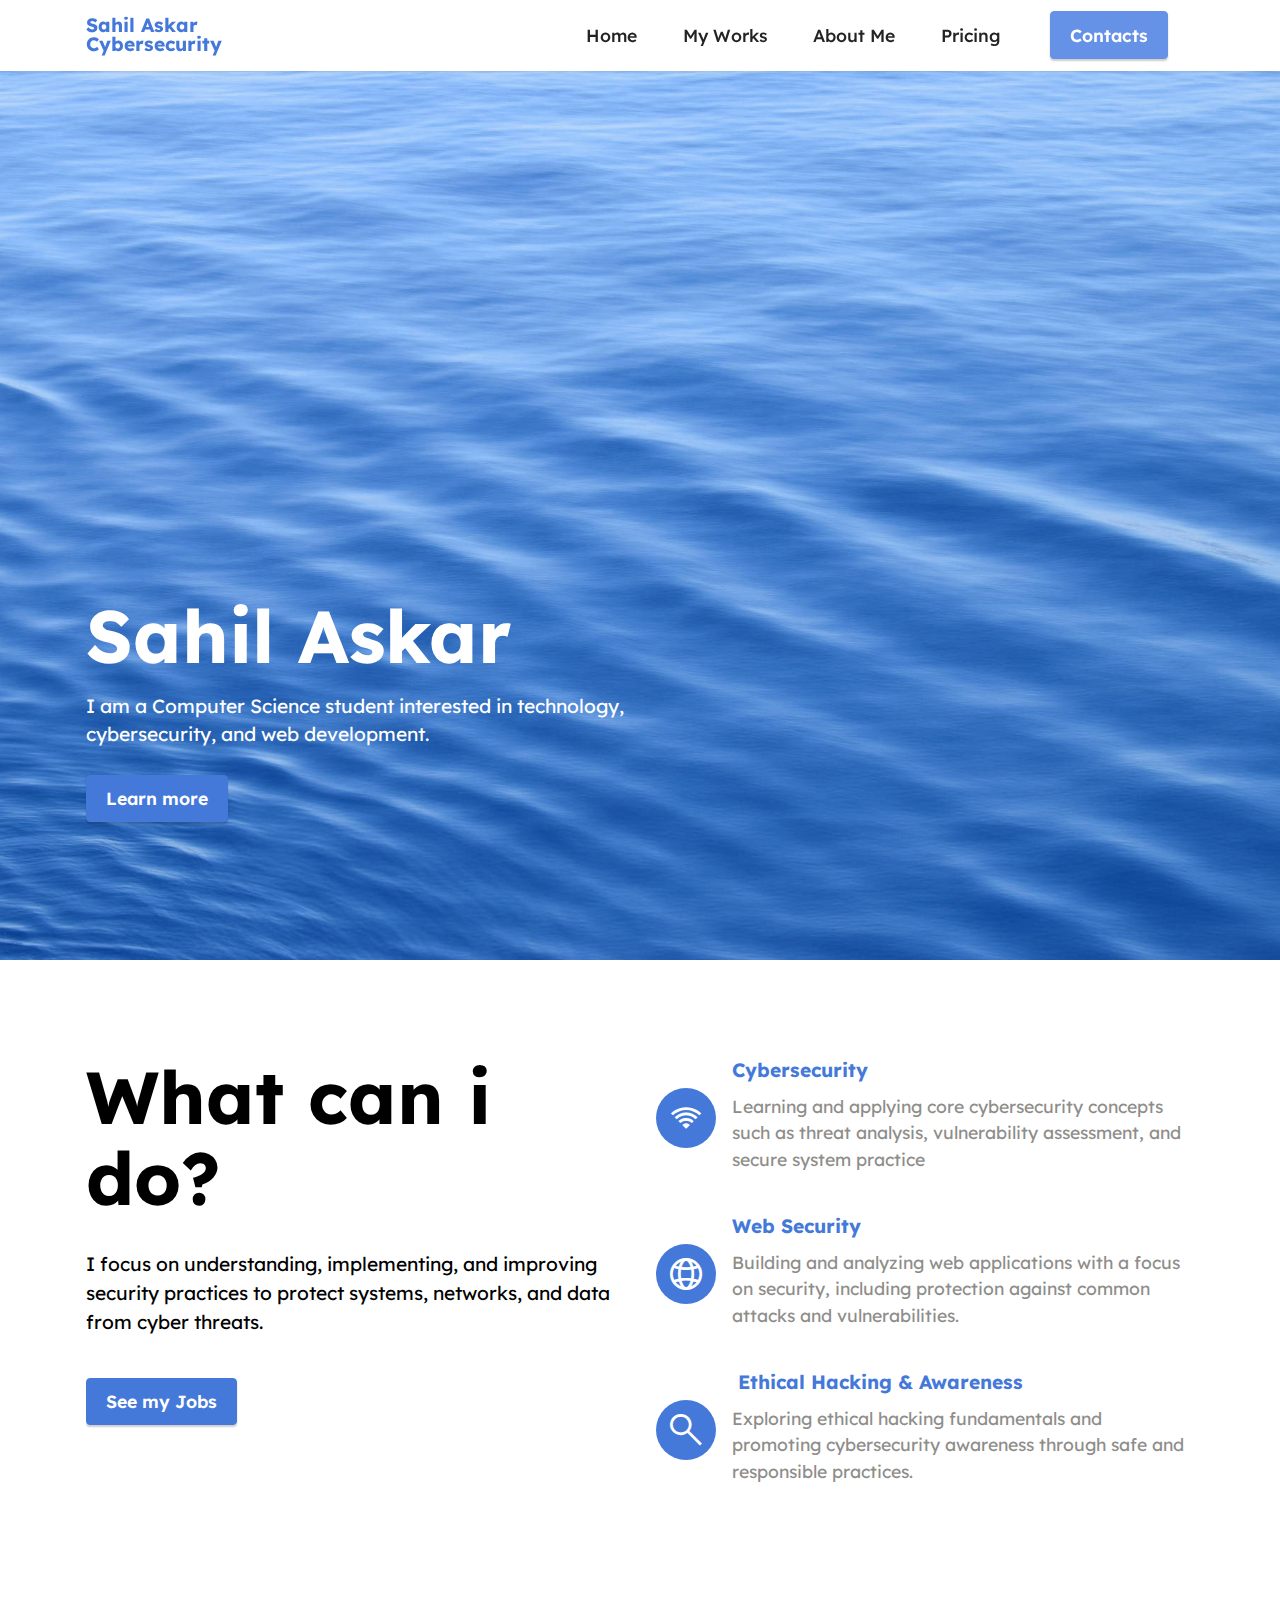
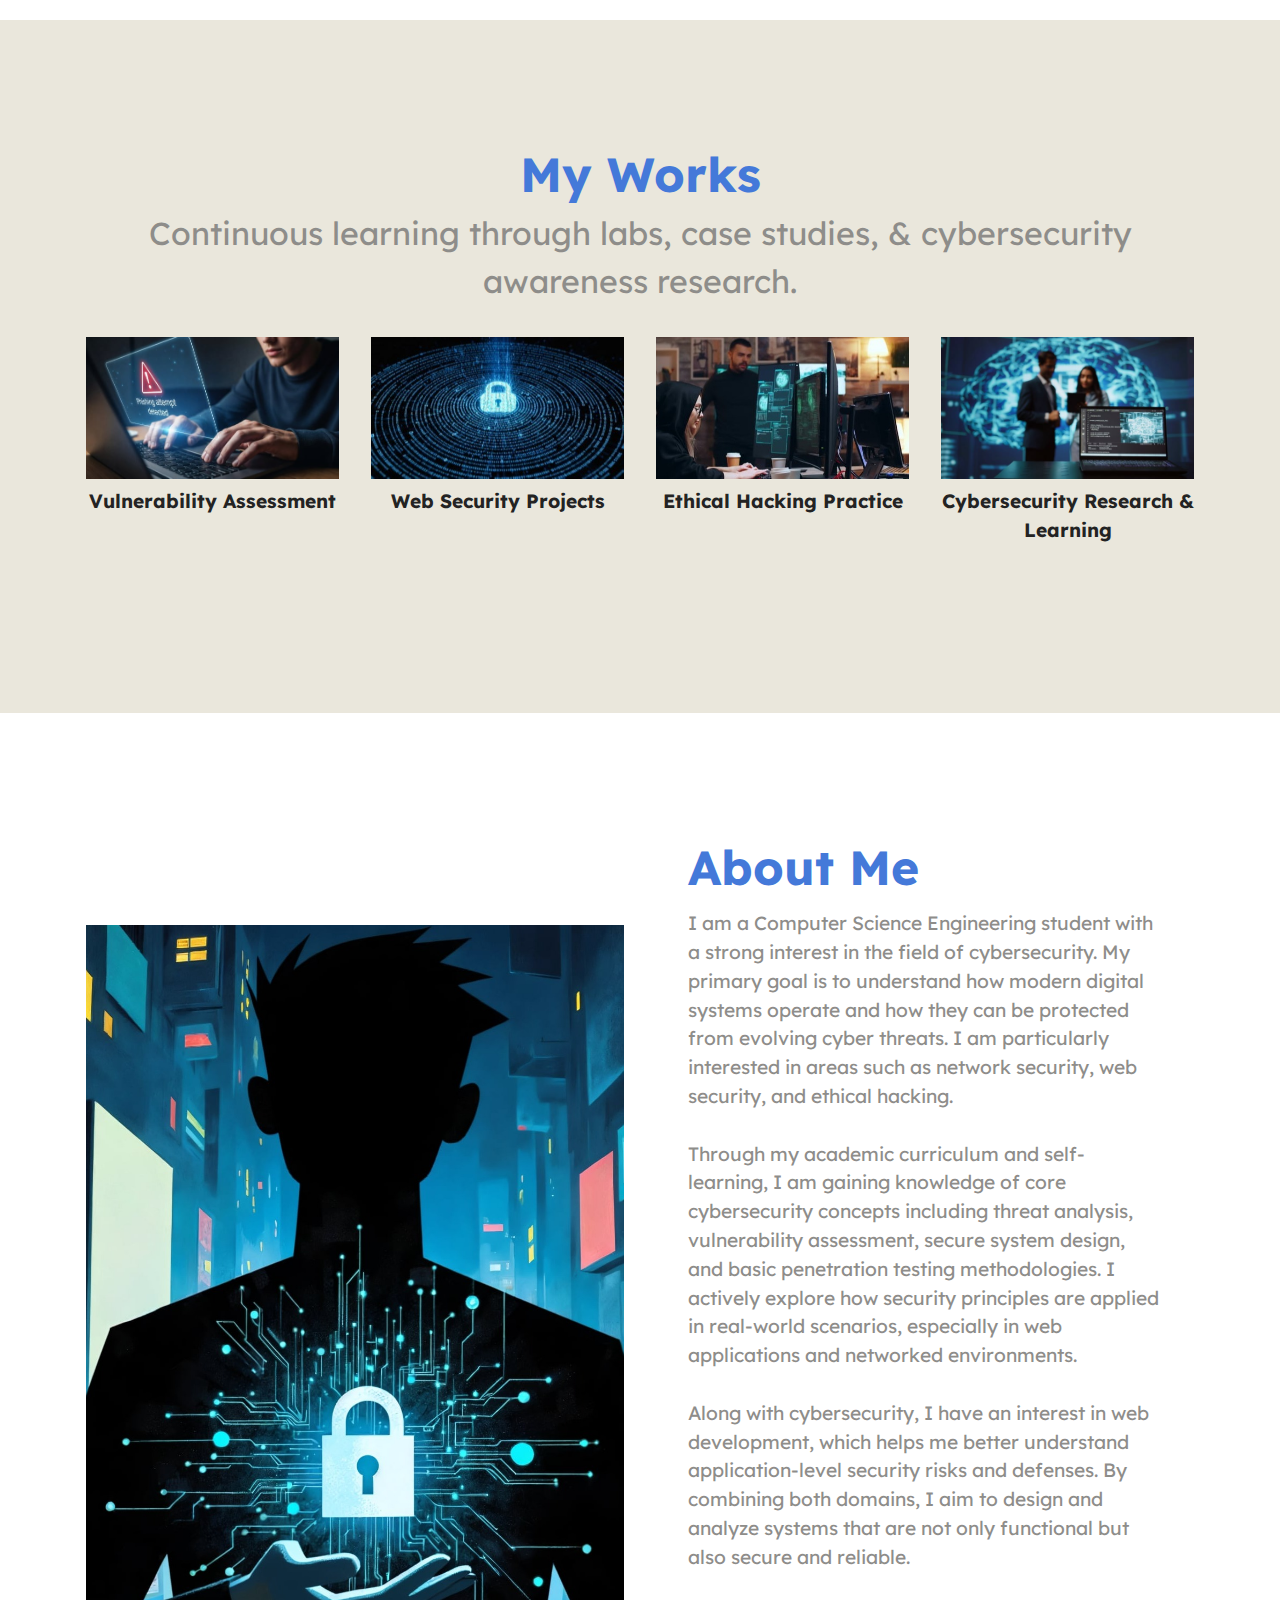
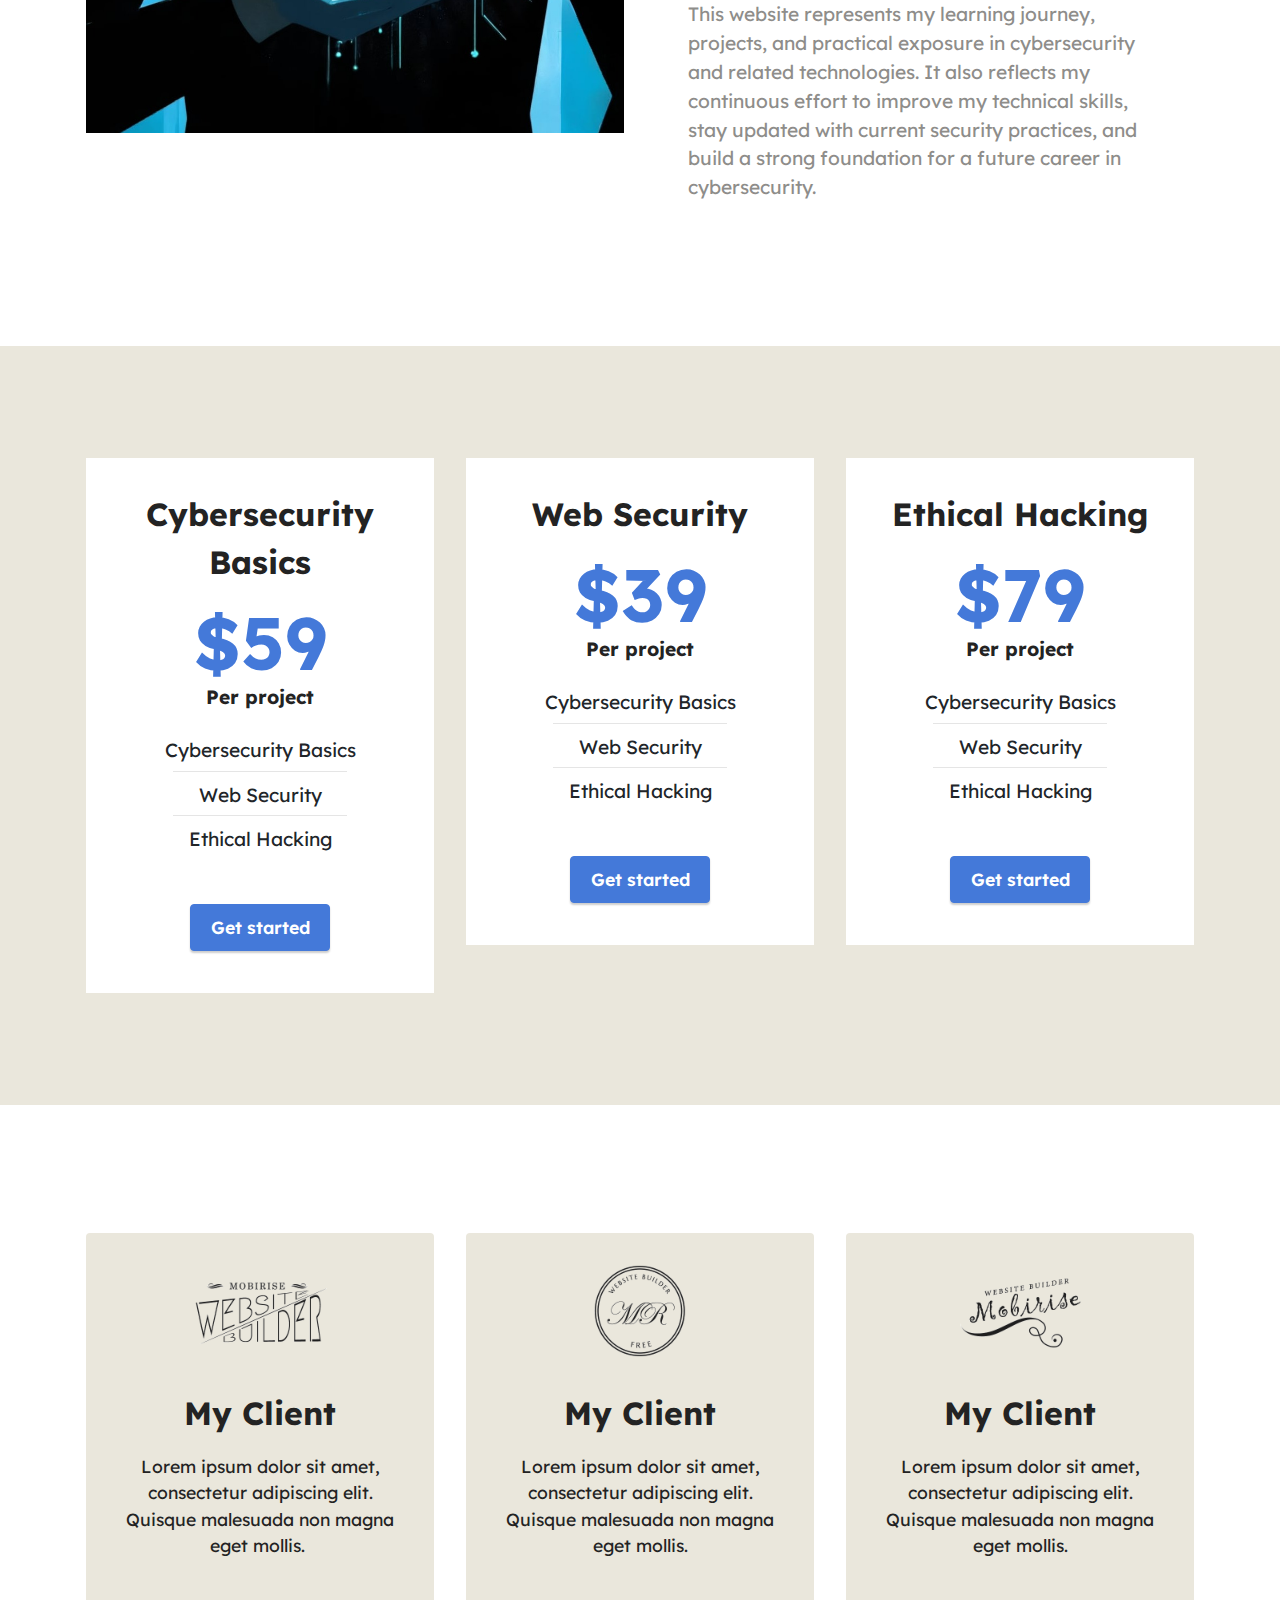
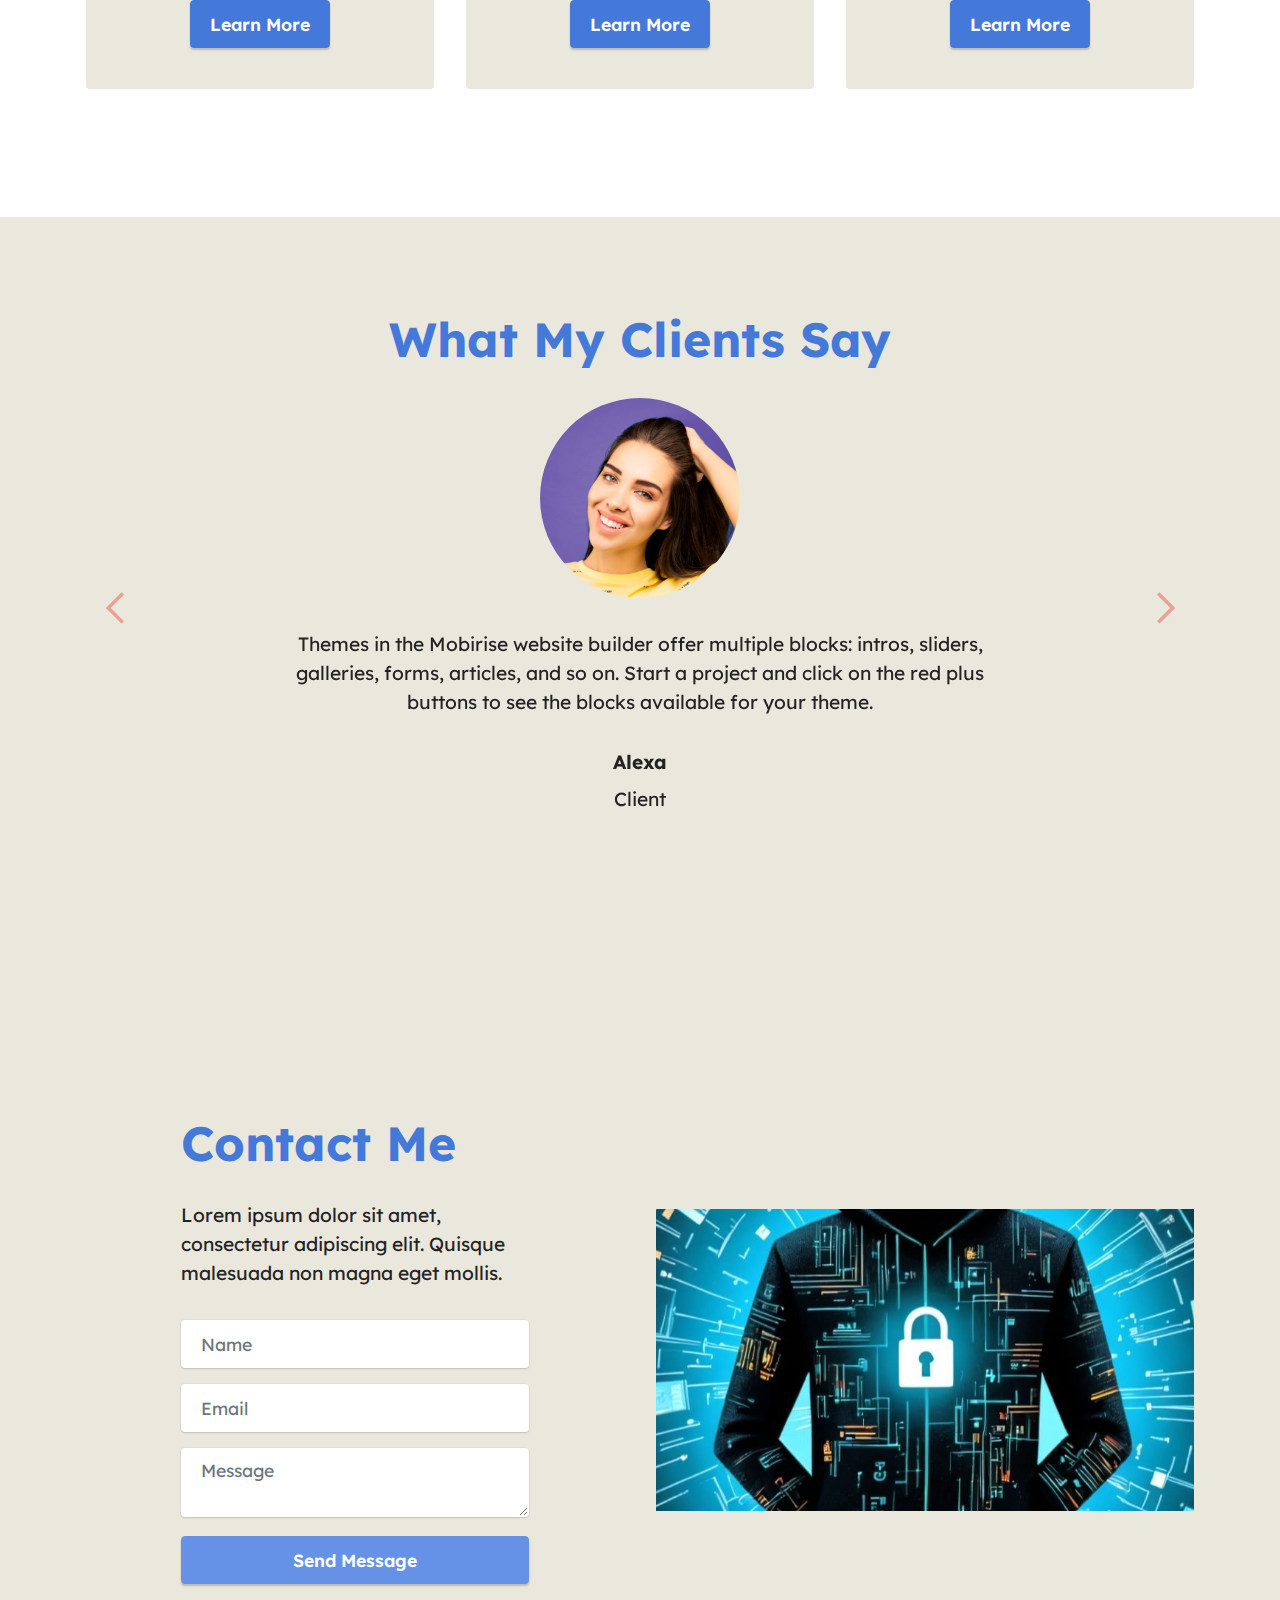
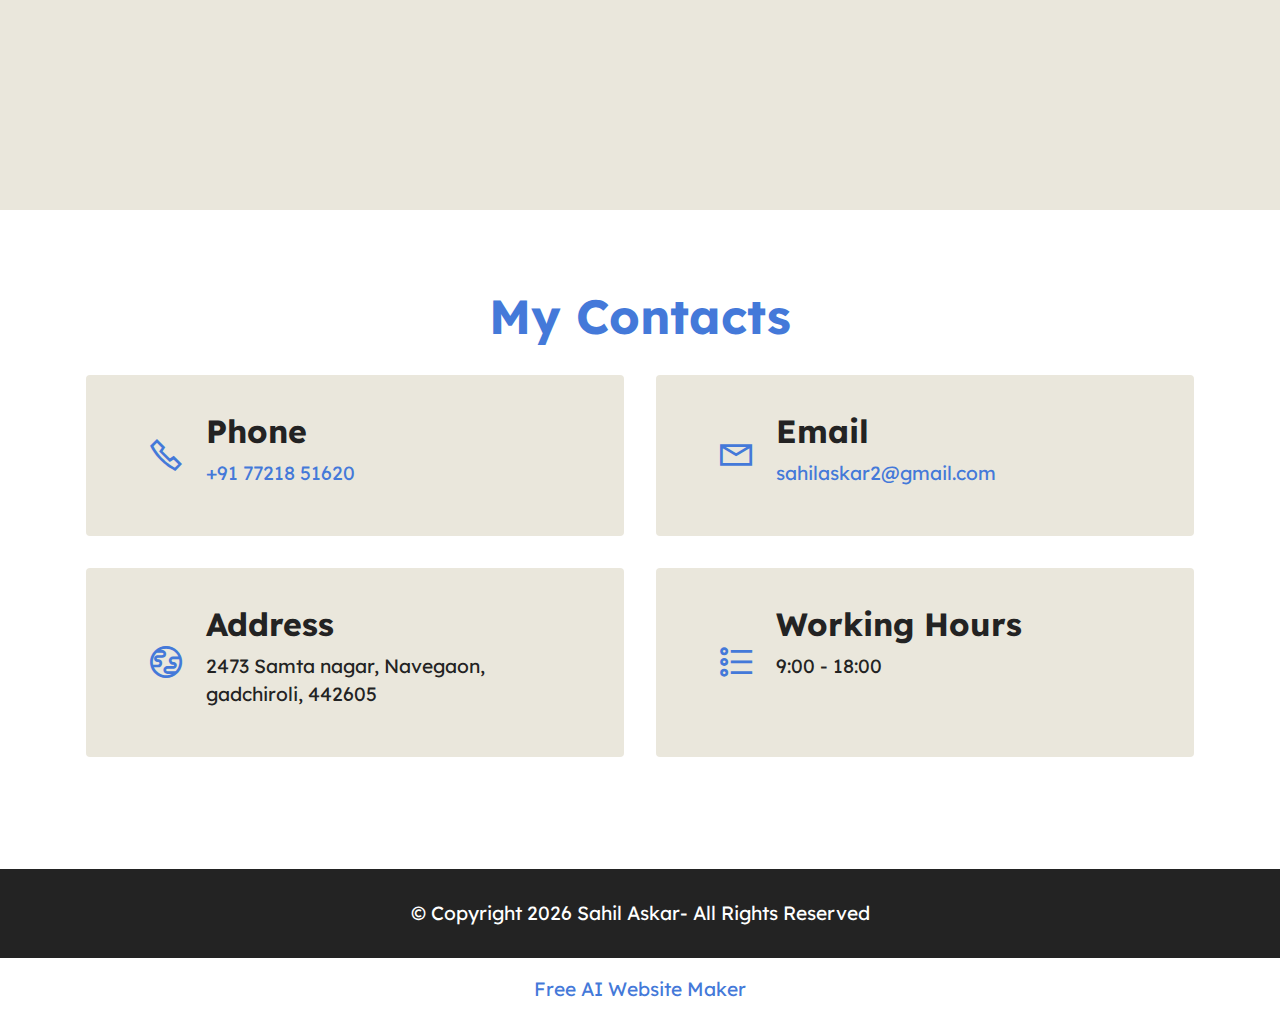
<file: index.html>
<!DOCTYPE html>
<html  >
<head>
  <!-- Site made with Mobirise Website Builder v6.1.12, https://mobirise.com -->
  <meta charset="UTF-8">
  <meta http-equiv="X-UA-Compatible" content="IE=edge">
  <meta name="generator" content="Mobirise v6.1.12, mobirise.com">
  <meta name="viewport" content="width=device-width, initial-scale=1, minimum-scale=1">
  <link rel="shortcut icon" href="assets/images/logo.png" type="image/x-icon">
  <meta name="description" content="">
  
  
  <title>Home</title>
  <link rel="stylesheet" href="assets/web/assets/mobirise-icons2/mobirise2.css">
  <link rel="stylesheet" href="assets/bootstrap/css/bootstrap.min.css">
  <link rel="stylesheet" href="assets/dropdown/css/style.css">
  <link rel="stylesheet" href="assets/socicon/css/styles.css">
  <link rel="stylesheet" href="assets/theme/css/style.css">
  <link rel="preload" href="https://fonts.googleapis.com/css?family=Lexend:100,200,300,400,500,600,700,800,900&display=swap" as="style" onload="this.onload=null;this.rel='stylesheet'">
  <noscript><link rel="stylesheet" href="https://fonts.googleapis.com/css?family=Lexend:100,200,300,400,500,600,700,800,900&display=swap"></noscript>
  <link rel="preload" as="style" href="assets/mobirise/css/mbr-additional.css?v=c4xgfd"><link rel="stylesheet" href="assets/mobirise/css/mbr-additional.css?v=c4xgfd" type="text/css">

  
  
  
</head>
<body>
  
  <section data-bs-version="5.1" class="menu menu2 cid-sFF0ciwnEL" once="menu" id="menu2-0">
    
    <nav class="navbar navbar-dropdown navbar-fixed-top navbar-expand-lg">
        <div class="container">
            <div class="navbar-brand">
                
                <span class="navbar-caption-wrap"><a class="navbar-caption text-info text-primary display-7" href="index.html#top">Sahil Askar<br>Cybersecurity<br></a></span>
            </div>
            <button class="navbar-toggler" type="button" data-toggle="collapse" data-bs-toggle="collapse" data-target="#navbarSupportedContent" data-bs-target="#navbarSupportedContent" aria-controls="navbarNavAltMarkup" aria-expanded="false" aria-label="Toggle navigation">
                <div class="hamburger">
                    <span></span>
                    <span></span>
                    <span></span>
                    <span></span>
                </div>
            </button>
            <div class="collapse navbar-collapse" id="navbarSupportedContent">
                <ul class="navbar-nav nav-dropdown" data-app-modern-menu="true"><li class="nav-item"><a class="nav-link link text-black text-primary display-4" href="#top">Home</a></li>
                    <li class="nav-item"><a class="nav-link link text-black text-primary display-4" href="index.html#gallery5-3">My Works</a></li><li class="nav-item"><a class="nav-link link text-black text-primary display-4" href="index.html#image1-b">About Me</a></li>
                    <li class="nav-item"><a class="nav-link link text-black text-primary display-4" href="index.html#pricing2-c">Pricing</a>
                    </li></ul>
                
                <div class="navbar-buttons mbr-section-btn"><a class="btn btn-secondary display-4" href="index.html#form4-6">
                        Contacts</a></div>
            </div>
        </div>
    </nav>
</section>

<section data-bs-version="5.1" class="header4 cid-vanh3qaaUR mbr-fullscreen" id="header4-1">

    
    
    <div class="container">
        <div class="row">
            <div class="content-wrap">
                <h1 class="mbr-section-title mbr-fonts-style mbr-white mb-3 display-1">
                    <strong>Sahil Askar</strong></h1>
                
                <p class="mbr-fonts-style mbr-text mbr-white mb-3 display-7">
                    I am a Computer Science student interested in technology, cybersecurity, and web development.
                </p>

                <div class="mbr-section-btn"><a class="btn btn-info display-4" href="https://mobiri.se">Learn more</a></div>
            </div>
        </div>
    </div>
</section>

<section data-bs-version="5.1" class="features12 cid-sFF3eJNZDT" id="features13-2">

    
    
    <div class="container">
        <div class="row justify-content-center">
            <div class="col-12 col-lg-6">
                <div class="card-wrapper">
                    <div class="card-box align-left">
                        <h4 class="card-title mbr-fonts-style mb-4 display-1"><strong>What can i do?</strong></h4>
                        <p class="mbr-text mbr-fonts-style mb-4 display-7">
                            I focus on understanding, implementing, and improving security practices to protect systems, networks, and data from cyber threats.</p>
                        <div class="mbr-section-btn"><a class="btn btn-info display-4" href="https://mobiri.se">See my Jobs</a></div>
                    </div>
                </div>
            </div>
            <div class="col-12 col-lg-6">
                <div class="item mbr-flex">
                    <div class="icon-box">
                        <span class="mbr-iconfont mobi-mbri-wifi mobi-mbri" style="color: rgb(255, 255, 255); fill: rgb(255, 255, 255);"></span>
                    </div>
                    <div class="text-box">
                        <h4 class="icon-title mbr-black mbr-fonts-style display-7">
                            <strong>Cybersecurity</strong></h4>
                        <h5 class="icon-text mbr-black mbr-fonts-style display-4"><div>Learning and applying core cybersecurity concepts such as threat analysis, vulnerability assessment, and secure system practice&nbsp;</div></h5>
                    </div>
                </div>
                <div class="item mbr-flex">
                    <div class="icon-box">
                        <span class="mbr-iconfont mobi-mbri-globe-2 mobi-mbri" style="color: rgb(255, 255, 255); fill: rgb(255, 255, 255);"></span>
                    </div>
                    <div class="text-box">
                        <h4 class="icon-title mbr-black mbr-fonts-style display-7"><strong>Web Security</strong></h4>
                        <h5 class="icon-text mbr-black mbr-fonts-style display-4"><div>Building and analyzing web applications with a focus on security, including protection against common attacks and vulnerabilities.</div></h5>
                    </div>
                </div>
                <div class="item mbr-flex">
                    <div class="icon-box">
                        <span class="mbr-iconfont mobi-mbri-search mobi-mbri" style="color: rgb(255, 255, 255); fill: rgb(255, 255, 255);"></span>
                    </div>
                    <div class="text-box">
                        <h4 class="icon-title mbr-black mbr-fonts-style display-7"><strong>&nbsp;Ethical Hacking &amp; Awareness</strong></h4>
                        <h5 class="icon-text mbr-black mbr-fonts-style display-4"><div><span style="font-size: 1.1rem;">Exploring ethical hacking fundamentals and promoting cybersecurity awareness through safe and responsible practices.</span><br></div></h5>
                    </div>
                </div>
            </div>
        </div>
    </div>
</section>

<section data-bs-version="5.1" class="gallery5 mbr-gallery cid-sFF3kfZheU" id="gallery5-3">
    

    

    <div class="container">
        <div class="mbr-section-head">
            <h3 class="mbr-section-title mbr-fonts-style align-center m-0 display-2"><strong>My Works</strong></h3>
            <h4 class="mbr-section-subtitle mbr-fonts-style align-center mb-0 mt-2 display-5">Continuous learning through labs, case studies, &amp; cybersecurity awareness research.</h4>
        </div>
        <div class="row mbr-gallery mt-4">
            <div class="col-12 col-md-6 col-lg-3 item gallery-image">
                <div class="item-wrapper" data-toggle="modal" data-bs-toggle="modal" data-target="#vanv5wDa9J-modal" data-bs-target="#vanv5wDa9J-modal">
                    <img class="w-100" src="assets/images/phishing-attempt-detected-laptop-596x325.jpeg" alt="Mobirise Website Builder" data-slide-to="0" data-bs-slide-to="0" data-target="#lb-vanv5wDa9J" data-bs-target="#lb-vanv5wDa9J">
                    <div class="icon-wrapper">
                        <span class="mobi-mbri mobi-mbri-search mbr-iconfont mbr-iconfont-btn"></span>
                    </div>
                </div>
                <h6 class="mbr-item-subtitle mbr-fonts-style align-center mb-2 mt-2 display-7"><strong>Vulnerability Assessment</strong></h6>
            </div>
            <div class="col-12 col-md-6 col-lg-3 item gallery-image">
                <div class="item-wrapper" data-toggle="modal" data-bs-toggle="modal" data-target="#vanv5wDa9J-modal" data-bs-target="#vanv5wDa9J-modal">
                    <img class="w-100" src="assets/images/cybersecurity-data-protection-concept-3-596x325.jpeg" alt="Mobirise Website Builder" data-slide-to="1" data-bs-slide-to="1" data-target="#lb-vanv5wDa9J" data-bs-target="#lb-vanv5wDa9J">
                    <div class="icon-wrapper">
                        <span class="mobi-mbri mobi-mbri-search mbr-iconfont mbr-iconfont-btn"></span>
                    </div>
                </div>
                <h6 class="mbr-item-subtitle mbr-fonts-style align-center mb-2 mt-2 display-7"><strong>Web Security Projects</strong></h6>
            </div>
            <div class="col-12 col-md-6 col-lg-3 item gallery-image">
                <div class="item-wrapper" data-toggle="modal" data-bs-toggle="modal" data-target="#vanv5wDa9J-modal" data-bs-target="#vanv5wDa9J-modal">
                    <img class="w-100" src="assets/images/girl-hacker-wearing-glasses-hoodie-while-stealing-personal-data-with-her-team-596x335.jpeg" alt="Mobirise Website Builder" data-slide-to="2" data-bs-slide-to="2" data-target="#lb-vanv5wDa9J" data-bs-target="#lb-vanv5wDa9J">
                    <div class="icon-wrapper">
                        <span class="mobi-mbri mobi-mbri-search mbr-iconfont mbr-iconfont-btn"></span>
                    </div>
                </div>
                <h6 class="mbr-item-subtitle mbr-fonts-style align-center mb-2 mt-2 display-7"><strong>Ethical Hacking Practice</strong></h6>
            </div>
            <div class="col-12 col-md-6 col-lg-3 item gallery-image">
                <div class="item-wrapper" data-toggle="modal" data-bs-toggle="modal" data-target="#vanv5wDa9J-modal" data-bs-target="#vanv5wDa9J-modal">
                    <img class="w-100" src="assets/images/close-up-notebook-used-by-employees-developing-ai-systems-tech-startup-596x335.jpeg" alt="Mobirise Website Builder" data-slide-to="3" data-bs-slide-to="3" data-target="#lb-vanv5wDa9J" data-bs-target="#lb-vanv5wDa9J">
                    <div class="icon-wrapper">
                        <span class="mobi-mbri mobi-mbri-search mbr-iconfont mbr-iconfont-btn"></span>
                    </div>
                </div>
                <h6 class="mbr-item-subtitle mbr-fonts-style align-center mb-2 mt-2 display-7"><strong>Cybersecurity Research &amp; Learning</strong></h6>
            </div>
        </div>

        <div class="modal mbr-slider" tabindex="-1" role="dialog" aria-hidden="true" id="vanv5wDa9J-modal">
            <div class="modal-dialog" role="document">
                <div class="modal-content">
                    <div class="modal-body">
                        <div class="carousel slide" id="lb-vanv5wDa9J" data-interval="5000" data-bs-interval="5000">
                            <div class="carousel-inner">
                                <div class="carousel-item active">
                                    <img class="d-block w-100" src="assets/images/phishing-attempt-detected-laptop-596x325.jpeg" alt="Mobirise Website Builder">
                                </div>
                                <div class="carousel-item">
                                    <img class="d-block w-100" src="assets/images/cybersecurity-data-protection-concept-3-596x325.jpeg" alt="Mobirise Website Builder">
                                </div>
                                <div class="carousel-item">
                                    <img class="d-block w-100" src="assets/images/girl-hacker-wearing-glasses-hoodie-while-stealing-personal-data-with-her-team-596x335.jpeg" alt="Mobirise Website Builder">
                                </div>
                                <div class="carousel-item">
                                    <img class="d-block w-100" src="assets/images/close-up-notebook-used-by-employees-developing-ai-systems-tech-startup-596x335.jpeg" alt="Mobirise Website Builder">
                                </div>
                            </div>
                            <ol class="carousel-indicators">
                                <li data-slide-to="0" data-bs-slide-to="0" class="active" data-target="#lb-vanv5wDa9J" data-bs-target="#lb-vanv5wDa9J"></li>
                                <li data-slide-to="1" data-bs-slide-to="1" data-target="#lb-vanv5wDa9J" data-bs-target="#lb-vanv5wDa9J"></li>
                                <li data-slide-to="2" data-bs-slide-to="2" data-target="#lb-vanv5wDa9J" data-bs-target="#lb-vanv5wDa9J"></li>
                                <li data-slide-to="3" data-bs-slide-to="3" data-target="#lb-vanv5wDa9J" data-bs-target="#lb-vanv5wDa9J"></li>
                            </ol>
                            <a role="button" href="" class="close" data-dismiss="modal" data-bs-dismiss="modal" aria-label="Close">
                            </a>
                            <a class="carousel-control-prev carousel-control" role="button" data-slide="prev" data-bs-slide="prev" href="#lb-vanv5wDa9J">
                                <span class="mobi-mbri mobi-mbri-arrow-prev" aria-hidden="true"></span>
                                <span class="sr-only visually-hidden">Previous</span>
                            </a>
                            <a class="carousel-control-next carousel-control" role="button" data-slide="next" data-bs-slide="next" href="#lb-vanv5wDa9J">
                                <span class="mobi-mbri mobi-mbri-arrow-next" aria-hidden="true"></span>
                                <span class="sr-only visually-hidden">Next</span>
                            </a>
                        </div>
                    </div>
                </div>
            </div>
        </div>
    </div>
</section>

<section data-bs-version="5.1" class="image1 cid-sFF75ZhH2d" id="image1-b">
    

    

    <div class="container">
        <div class="row align-items-center">
            <div class="col-12 col-lg-6">
                <div class="image-wrapper">
                    <img src="assets/images/cybersecurity-concept-man-holding-padlock-futuristic-city-1256x2198.jpeg" alt="Mobirise Website Builder">
                    
                </div>
            </div>
            <div class="col-12 col-lg">
                <div class="text-wrapper">
                    <h3 class="mbr-section-title mbr-fonts-style mb-3 display-2">
                        <strong>About Me</strong></h3>
                    <p class="mbr-text mbr-fonts-style display-7">I am a Computer Science Engineering student with a strong interest in the field of cybersecurity. My primary goal is to understand how modern digital systems operate and how they can be protected from evolving cyber threats. I am particularly interested in areas such as network security, web security, and ethical hacking.<br><br>Through my academic curriculum and self-learning, I am gaining knowledge of core cybersecurity concepts including threat analysis, vulnerability assessment, secure system design, and basic penetration testing methodologies. I actively explore how security principles are applied in real-world scenarios, especially in web applications and networked environments.<br><br>Along with cybersecurity, I have an interest in web development, which helps me better understand application-level security risks and defenses. By combining both domains, I aim to design and analyze systems that are not only functional but also secure and reliable.<br><br>This website represents my learning journey, projects, and practical exposure in cybersecurity and related technologies. It also reflects my continuous effort to improve my technical skills, stay updated with current security practices, and build a strong foundation for a future career in cybersecurity.<br></p>
                </div>
            </div>
        </div>
    </div>
</section>

<section data-bs-version="5.1" class="pricing2 cid-sFF7wKlLkT" id="pricing2-c">
    

    
    <div class="container">
        <div class="row justify-content-center">
            <div class="col-12 col-md-6 align-center col-lg-4">
                <div class="plan">
                    <div class="plan-header">
                        <h6 class="plan-title mbr-fonts-style mb-3 display-5"><strong>Cybersecurity Basics</strong></h6>
                        <div class="plan-price">
                            <p class="price mbr-fonts-style m-0 display-1"><strong>$59</strong></p>
                            <p class="price-term mbr-fonts-style mb-3 display-7"><strong>Per project</strong></p>
                        </div>
                    </div>
                    <div class="plan-body">
                        <div class="plan-list mb-4">
                            <ul class="list-group mbr-fonts-style list-group-flush display-7">
                                <li class="list-group-item">Cybersecurity Basics</li><li class="list-group-item"><span style="background-color: transparent; font-size: 1.2rem;">Web Security</span></li><li class="list-group-item"><span style="background-color: transparent; font-size: 1.2rem;">Ethical Hacking</span><br></li>
                            </ul>
                        </div>
                        <div class="mbr-section-btn text-center">
                            <a href="https://mobiri.se" class="btn btn-primary display-4">Get started</a>
                        </div>
                    </div>
                </div>
            </div>
            <div class="col-12 col-md-6 align-center col-lg-4">
                <div class="plan">
                    <div class="plan-header">
                        <h6 class="plan-title mbr-fonts-style mb-3 display-5"><strong>Web Security</strong></h6>
                        <div class="plan-price">
                            <p class="price mbr-fonts-style m-0 display-1"><strong>$39</strong></p>
                            <p class="price-term mbr-fonts-style mb-3 display-7"><strong>Per project</strong></p>
                        </div>
                    </div>
                    <div class="plan-body">
                        <div class="plan-list mb-4">
                            <ul class="list-group mbr-fonts-style list-group-flush display-7">
                                <li class="list-group-item"><span style="background-color: transparent; font-size: 1.2rem;">Cybersecurity Basics</span></li><li class="list-group-item"><span style="background-color: transparent; font-size: 1.2rem;">Web Security</span><br></li><li class="list-group-item"><span style="background-color: transparent; font-size: 1.2rem;">Ethical Hacking</span><br></li>
                            </ul>
                        </div>
                        <div class="mbr-section-btn text-center">
                            <a href="https://mobiri.se" class="btn btn-primary display-4">Get started</a>
                        </div>
                    </div>
                </div>
            </div>
            <div class="col-12 col-md-6 align-center col-lg-4">
                <div class="plan">
                    <div class="plan-header">
                        <h6 class="plan-title mbr-fonts-style mb-3 display-5"><strong>Ethical Hacking</strong></h6>
                        <div class="plan-price">
                            <p class="price mbr-fonts-style m-0 display-1"><strong>$79</strong></p>
                            <p class="price-term mbr-fonts-style mb-3 display-7"><strong>Per project</strong></p>
                        </div>
                    </div>
                    <div class="plan-body">
                        <div class="plan-list mb-4">
                            <ul class="list-group mbr-fonts-style list-group-flush display-7">
                                <li class="list-group-item">Cybersecurity Basics</li><li class="list-group-item">Web Security</li><li class="list-group-item">Ethical Hacking</li>
                            </ul>
                        </div>
                        <div class="mbr-section-btn text-center">
                            <a href="https://mobiri.se" class="btn btn-primary display-4">Get started</a>
                        </div>
                    </div>
                </div>
            </div>
            
        </div>
    </div>
</section>

<section data-bs-version="5.1" class="clients2 cid-sFF3mUy3tz" id="clients2-4">

    

    
    <div class="container">
        <div class="row justify-content-center">
            <div class="card col-12 col-md-6 col-lg-4">
                <div class="card-wrapper">
                    <div class="img-wrapper">
                        <img src="assets/images/1.png" alt="Mobirise Website Builder">
                    </div>
                    <div class="card-box align-center">
                        
                        <h5 class="card-title mbr-fonts-style mb-3 display-5">
                            <strong>My Client</strong></h5>
                        <p class="mbr-text mbr-fonts-style mb-4 display-4">
                            Lorem ipsum dolor sit amet, consectetur adipiscing elit. Quisque malesuada non magna eget mollis.&nbsp;</p>
                        <div class="mbr-section-btn mt-3"><a class="btn btn-primary display-4" href="https://mobiri.se">Learn More</a></div>
                    </div>
                </div>
            </div>
            <div class="card col-12 col-md-6 col-lg-4">
                <div class="card-wrapper">
                    <div class="img-wrapper">
                        <img src="assets/images/2.png" alt="Mobirise Website Builder">
                    </div>
                    <div class="card-box align-center">
                        
                        <h5 class="card-title mbr-fonts-style mb-3 display-5"><strong>My Client</strong></h5>
                        <p class="mbr-text mbr-fonts-style mb-4 display-4">
                            Lorem ipsum dolor sit amet, consectetur adipiscing elit. Quisque malesuada non magna eget mollis. </p>
                        <div class="mbr-section-btn mt-3"><a class="btn btn-primary display-4" href="https://mobiri.se">Learn More</a></div>
                    </div>
                </div>
            </div>
            <div class="card col-12 col-md-6 col-lg-4">
                <div class="card-wrapper">
                    <div class="img-wrapper">
                        <img src="assets/images/3.png" alt="Mobirise Website Builder">
                    </div>
                    <div class="card-box align-center">
                        
                        <h5 class="card-title mbr-fonts-style mb-3 display-5"><strong>My Client</strong></h5>
                        <p class="mbr-text mbr-fonts-style mb-4 display-4">
                            Lorem ipsum dolor sit amet, consectetur adipiscing elit. Quisque malesuada non magna eget mollis. </p>
                        <div class="mbr-section-btn mt-3"><a class="btn btn-primary display-4" href="https://mobiri.se">Learn More</a></div>
                    </div>
                </div>
            </div>
            
        </div>
    </div>
</section>

<section data-bs-version="5.1" class="testimonails3 carousel slide testimonials-slider cid-sFF3oey64R" data-interval="false" data-bs-interval="false" id="testimonials3-5">

    

    

    <div class="text-center container">
        <h3 class="mb-4 mbr-fonts-style display-2">
            <strong>What My Clients Say</strong>
        </h3>

        <div class="carousel slide" role="listbox" data-pause="true" data-keyboard="false" data-ride="carousel" data-bs-ride="carousel" data-interval="8000" data-bs-interval="8000">
            <div class="carousel-inner">
                
                
            <div class="carousel-item">
                    <div class="user col-md-8">
                        <div class="user_image">
                            <img src="assets/images/team3.jpg" alt="">
                        </div>
                        <div class="user_text mb-4">
                            <p class="mbr-fonts-style display-7">
                                Themes in the Mobirise website builder offer multiple blocks: intros, sliders, galleries, forms, articles, and so on. Start a project and click on the red plus buttons to see the blocks available for your theme.
                            </p>
                        </div>
                        <div class="user_name mbr-fonts-style mb-2 display-7">
                            <strong>Alexa</strong>
                        </div>
                        <div class="user_desk mbr-fonts-style display-7">
                            Client
                        </div>
                    </div>
                </div><div class="carousel-item">
                    <div class="user col-md-8">
                        <div class="user_image">
                            <img src="assets/images/team2.jpg">
                        </div>
                        <div class="user_text mb-4">
                            <p class="mbr-fonts-style display-7">
                                Themes in the Mobirise website builder offer multiple blocks: intros, sliders, galleries, forms, articles, and so on. Start a project and click on the red plus buttons to see the blocks available for your theme.
                            </p>
                        </div>
                        <div class="user_name mbr-fonts-style mb-2 display-7">
                            <strong>Linda</strong>
                        </div>
                        <div class="user_desk mbr-fonts-style display-7">
                            Client
                        </div>
                    </div>
                </div><div class="carousel-item">
                    <div class="user col-md-8">
                        <div class="user_image">
                            <img src="assets/images/team4.jpg">
                        </div>
                        <div class="user_text mb-4">
                            <p class="mbr-fonts-style display-7">
                                Themes in the Mobirise website builder offer multiple blocks: intros, sliders, galleries, forms, articles, and so on. Start a project and click on the red plus buttons to see the blocks available for your theme.
                            </p>
                        </div>
                        <div class="user_name mbr-fonts-style mb-2 display-7">
                            <strong>Ann</strong></div>
                        <div class="user_desk mbr-fonts-style display-7">
                            Client</div>
                    </div>
                </div></div>

            <div class="carousel-controls">
                <a class="carousel-control-prev" role="button" data-slide="prev" data-bs-slide="prev">
                    <span aria-hidden="true" class="mobi-mbri mobi-mbri-arrow-prev mbr-iconfont"></span>
                    <span class="sr-only visually-hidden">Previous</span>
                </a>

                <a class="carousel-control-next" role="button" data-slide="next" data-bs-slide="next">
                    <span aria-hidden="true" class="mobi-mbri mobi-mbri-arrow-next mbr-iconfont"></span>
                    <span class="sr-only visually-hidden">Next</span>
                </a>
            </div>
        </div>
    </div>
</section>

<section data-bs-version="5.1" class="form4 cid-sFF3qL4anb mbr-fullscreen" id="form4-6">

    

    

    <div class="container">
        <div class="row content-wrapper justify-content-center">
            <div class="col-lg-4 offset-lg-1 mbr-form" data-form-type="formoid">
<!--Formbuilder Form-->
<form action="https://mobirise.eu/" method="POST" class="mbr-form form-with-styler" data-form-title="Form Name"><input type="hidden" name="email" data-form-email="true" value="dz4KDYgFJh+DeYDKWfqfyKYmvdQe1mPnAnqqmSzK47/1lq03TffeL7CTHA7d4bZRqDsL6dEGGoY8rbyytT+gxvKX88U2f6hhxqOc2MzLQXlM2xmztN5Bhih7vb7m1DyA">
<div class="row">
<div hidden="hidden" data-form-alert="" class="alert alert-success col-12">Thanks for filling out the form!</div>
<div hidden="hidden" data-form-alert-danger="" class="alert alert-danger col-12">Oops...! some problem!</div>
</div>
<div class="dragArea row">
<div class="col-lg-12 col-md-12 col-sm-12">
<h1 class="mbr-section-title mb-4 display-2"><strong>Contact Me</strong></h1>
</div>
<div class="col-lg-12 col-md-12 col-sm-12">
<p class="mbr-text mbr-fonts-style mb-4 display-7"> Lorem ipsum dolor sit amet, consectetur adipiscing elit. Quisque malesuada non magna eget mollis.</p>
</div>
<div data-for="name" class="col-lg-12 col-md col-12 form-group mb-3">
<input type="text" name="name" placeholder="Name" data-form-field="name" class="form-control display-7" value="" id="name-form4-6">
</div>
<div data-for="email" class="col-lg-12 col-md col-12 form-group mb-3">
<input type="email" name="email" placeholder="Email" data-form-field="email" class="form-control display-7" value="" id="email-form4-6">
</div>
<div class="col-lg-12 col-md-12 col-sm-12 form-group" data-for="textarea">
<textarea name="textarea" placeholder="Message" data-form-field="textarea" class="form-control display-7" id="textarea-form4-6"></textarea>
</div>
<div class="col-12 col-md-auto mbr-section-btn"><button type="submit" class="btn btn-secondary display-4">Send Message</button></div>
</div>
</form><!--Formbuilder Form-->
</div>
            <div class="col-lg-6 offset-lg-1 col-12">
                <div class="image-wrapper">
                    <img class="w-100" src="assets/images/cybersecurity-hacker-neon-lit-digital-world-5-1256x2198.jpeg" alt="Mobirise Website Builder">
                </div>
            </div>
        </div>
    </div>
</section>

<section data-bs-version="5.1" class="contacts2 cid-sFF3B84VW8" id="contacts2-8">
    <!---->
    
    
    <div class="container">
        <div class="mbr-section-head">
            <h3 class="mbr-section-title mbr-fonts-style align-center mb-0 display-2">
                <strong>My Contacts</strong>
            </h3>
            
        </div>
        <div class="row justify-content-center mt-4">
            <div class="card col-12 col-md-6">
                <div class="card-wrapper">
                    <div class="image-wrapper">
                        <span class="mbr-iconfont mobi-mbri-phone mobi-mbri"></span>
                    </div>
                    <div class="text-wrapper">
                        <h6 class="card-title mbr-fonts-style mb-1 display-5">
                            <strong>Phone</strong>
                        </h6>
                        <p class="mbr-text mbr-fonts-style display-7"><a href="tel:+12345678910" class="text-primary">+91 77218 51620</a></p>
                    </div>
                </div>
            </div>
            <div class="card col-12 col-md-6">
                <div class="card-wrapper">
                    <div class="image-wrapper">
                        <span class="mbr-iconfont mobi-mbri-letter mobi-mbri"></span>
                    </div>
                    <div class="text-wrapper">
                        <h6 class="card-title mbr-fonts-style mb-1 display-5">
                            <strong>Email</strong>
                        </h6>
                        <p class="mbr-text mbr-fonts-style display-7"><a href="mailto:info@site.com" class="text-primary">sahilaskar2@gmail.com</a>
                        </p>
                    </div>
                </div>
            </div>
            <div class="card col-12 col-md-6">
                <div class="card-wrapper">
                    <div class="image-wrapper">
                        <span class="mbr-iconfont mobi-mbri-globe mobi-mbri"></span>
                    </div>
                    <div class="text-wrapper">
                        <h6 class="card-title mbr-fonts-style mb-1 display-5">
                            <strong>Address</strong>
                        </h6>
                        <p class="mbr-text mbr-fonts-style display-7">
                            2473 Samta nagar, Navegaon, gadchiroli, 442605</p>
                    </div>
                </div>
            </div>
            <div class="card col-12 col-md-6">
                <div class="card-wrapper">
                    <div class="image-wrapper">
                        <span class="mbr-iconfont mobi-mbri-bulleted-list mobi-mbri"></span>
                    </div>
                    <div class="text-wrapper">
                        <h6 class="card-title mbr-fonts-style mb-1 display-5">
                            <strong>Working Hours</strong>
                        </h6>
                        <p class="mbr-text mbr-fonts-style display-7">
                            9:00 - 18:00
                        </p>
                    </div>
                </div>
            </div>
        </div>
    </div>
</section>

<section data-bs-version="5.1" class="footer7 cid-sFF3CYc3p7" once="footers" id="footer7-9">

    

    

    <div class="container">
        <div class="media-container-row align-center mbr-white">
            <div class="col-12">
                <p class="mbr-text mb-0 mbr-fonts-style display-7">
                    © Copyright 2026 Sahil Askar- All Rights Reserved
                </p>
            </div>
        </div>
    </div>
</section><section class="display-7" style="padding: 0;align-items: center;justify-content: center;flex-wrap: wrap;    align-content: center;display: flex;position: relative;height: 4rem;"><a href="https://mobiri.se/" style="flex: 1 1;height: 4rem;position: absolute;width: 100%;z-index: 1;"><img alt="" style="height: 4rem;" src="[data-uri]"></a><p style="margin: 0;text-align: center;" class="display-7">&#8204;</p><a style="z-index:1" href="https://mobirise.com/builder/ai-website-maker.html">Free AI Website Maker</a></section><script src="assets/bootstrap/js/bootstrap.bundle.min.js"></script>  <script src="assets/smoothscroll/smooth-scroll.js"></script>  <script src="assets/ytplayer/index.js"></script>  <script src="assets/dropdown/js/navbar-dropdown.js"></script>  <script src="assets/theme/js/script.js"></script>  <script src="assets/formoid/formoid.min.js"></script>  
  
  
</body>
</html>
</file>
<file: assets/web/assets/mobirise-icons2/mobirise2.css>
@font-face {
  font-family: 'Moririse2';
  font-display: swap;
  src:  url('mobirise2.eot?f2bix4');
  src:  url('mobirise2.eot?f2bix4#iefix') format('embedded-opentype'),
    url('mobirise2.woff2?f2bix4') format('woff2'),
    url('mobirise2.woff?f2bix4') format('woff'),
    url('mobirise2.ttf?f2bix4') format('truetype'),
    url('mobirise2.svg?f2bix4#mobirise2') format('svg');
  font-weight: normal;
  font-style: normal;
}

[class^="mobi-"], [class*=" mobi-"] {
  /* use !important to prevent issues with browser extensions that change fonts */
  font-family: 'Moririse2' !important;
  speak: none;
  font-style: normal;
  font-weight: normal;
  font-variant: normal;
  text-transform: none;
  line-height: 1;

  /* Better Font Rendering =========== */
  -webkit-font-smoothing: antialiased;
  -moz-osx-font-smoothing: grayscale;
}

.mobi-mbri-add-submenu:before {
  content: "\e900";
}
.mobi-mbri-alert:before {
  content: "\e901";
}
.mobi-mbri-align-center:before {
  content: "\e902";
}
.mobi-mbri-align-justify:before {
  content: "\e903";
}
.mobi-mbri-align-left:before {
  content: "\e904";
}
.mobi-mbri-align-right:before {
  content: "\e905";
}
.mobi-mbri-android:before {
  content: "\e906";
}
.mobi-mbri-apple:before {
  content: "\e907";
}
.mobi-mbri-arrow-down:before {
  content: "\e908";
}
.mobi-mbri-arrow-next:before {
  content: "\e909";
}
.mobi-mbri-arrow-prev:before {
  content: "\e90a";
}
.mobi-mbri-arrow-up:before {
  content: "\e90b";
}
.mobi-mbri-bold:before {
  content: "\e90c";
}
.mobi-mbri-bookmark:before {
  content: "\e90d";
}
.mobi-mbri-bootstrap:before {
  content: "\e90e";
}
.mobi-mbri-briefcase:before {
  content: "\e90f";
}
.mobi-mbri-browse:before {
  content: "\e910";
}
.mobi-mbri-bulleted-list:before {
  content: "\e911";
}
.mobi-mbri-calendar:before {
  content: "\e912";
}
.mobi-mbri-camera:before {
  content: "\e913";
}
.mobi-mbri-cart-add:before {
  content: "\e914";
}
.mobi-mbri-cart-full:before {
  content: "\e915";
}
.mobi-mbri-cash:before {
  content: "\e916";
}
.mobi-mbri-change-style:before {
  content: "\e917";
}
.mobi-mbri-chat:before {
  content: "\e918";
}
.mobi-mbri-clock:before {
  content: "\e919";
}
.mobi-mbri-close:before {
  content: "\e91a";
}
.mobi-mbri-cloud:before {
  content: "\e91b";
}
.mobi-mbri-code:before {
  content: "\e91c";
}
.mobi-mbri-contact-form:before {
  content: "\e91d";
}
.mobi-mbri-credit-card:before {
  content: "\e91e";
}
.mobi-mbri-cursor-click:before {
  content: "\e91f";
}
.mobi-mbri-cust-feedback:before {
  content: "\e920";
}
.mobi-mbri-database:before {
  content: "\e921";
}
.mobi-mbri-delivery:before {
  content: "\e922";
}
.mobi-mbri-desktop:before {
  content: "\e923";
}
.mobi-mbri-devices:before {
  content: "\e924";
}
.mobi-mbri-down:before {
  content: "\e925";
}
.mobi-mbri-download-2:before {
  content: "\e926";
}
.mobi-mbri-download:before {
  content: "\e927";
}
.mobi-mbri-drag-n-drop-2:before {
  content: "\e928";
}
.mobi-mbri-drag-n-drop:before {
  content: "\e929";
}
.mobi-mbri-edit-2:before {
  content: "\e92a";
}
.mobi-mbri-edit:before {
  content: "\e92b";
}
.mobi-mbri-error:before {
  content: "\e92c";
}
.mobi-mbri-extension:before {
  content: "\e92d";
}
.mobi-mbri-features:before {
  content: "\e92e";
}
.mobi-mbri-file:before {
  content: "\e92f";
}
.mobi-mbri-flag:before {
  content: "\e930";
}
.mobi-mbri-folder:before {
  content: "\e931";
}
.mobi-mbri-gift:before {
  content: "\e932";
}
.mobi-mbri-github:before {
  content: "\e933";
}
.mobi-mbri-globe-2:before {
  content: "\e934";
}
.mobi-mbri-globe:before {
  content: "\e935";
}
.mobi-mbri-growing-chart:before {
  content: "\e936";
}
.mobi-mbri-hearth:before {
  content: "\e937";
}
.mobi-mbri-help:before {
  content: "\e938";
}
.mobi-mbri-home:before {
  content: "\e939";
}
.mobi-mbri-hot-cup:before {
  content: "\e93a";
}
.mobi-mbri-idea:before {
  content: "\e93b";
}
.mobi-mbri-image-gallery:before {
  content: "\e93c";
}
.mobi-mbri-image-slider:before {
  content: "\e93d";
}
.mobi-mbri-info:before {
  content: "\e93e";
}
.mobi-mbri-italic:before {
  content: "\e93f";
}
.mobi-mbri-key:before {
  content: "\e940";
}
.mobi-mbri-laptop:before {
  content: "\e941";
}
.mobi-mbri-layers:before {
  content: "\e942";
}
.mobi-mbri-left-right:before {
  content: "\e943";
}
.mobi-mbri-left:before {
  content: "\e944";
}
.mobi-mbri-letter:before {
  content: "\e945";
}
.mobi-mbri-like:before {
  content: "\e946";
}
.mobi-mbri-link:before {
  content: "\e947";
}
.mobi-mbri-lock:before {
  content: "\e948";
}
.mobi-mbri-login:before {
  content: "\e949";
}
.mobi-mbri-logout:before {
  content: "\e94a";
}
.mobi-mbri-magic-stick:before {
  content: "\e94b";
}
.mobi-mbri-map-pin:before {
  content: "\e94c";
}
.mobi-mbri-menu:before {
  content: "\e94d";
}
.mobi-mbri-mobile-2:before {
  content: "\e94e";
}
.mobi-mbri-mobile-horizontal:before {
  content: "\e94f";
}
.mobi-mbri-mobile:before {
  content: "\e950";
}
.mobi-mbri-mobirise:before {
  content: "\e951";
}
.mobi-mbri-more-horizontal:before {
  content: "\e952";
}
.mobi-mbri-more-vertical:before {
  content: "\e953";
}
.mobi-mbri-music:before {
  content: "\e954";
}
.mobi-mbri-new-file:before {
  content: "\e955";
}
.mobi-mbri-numbered-list:before {
  content: "\e956";
}
.mobi-mbri-opened-folder:before {
  content: "\e957";
}
.mobi-mbri-pages:before {
  content: "\e958";
}
.mobi-mbri-paper-plane:before {
  content: "\e959";
}
.mobi-mbri-paperclip:before {
  content: "\e95a";
}
.mobi-mbri-phone:before {
  content: "\e95b";
}
.mobi-mbri-photo:before {
  content: "\e95c";
}
.mobi-mbri-photos:before {
  content: "\e95d";
}
.mobi-mbri-pin:before {
  content: "\e95e";
}
.mobi-mbri-play:before {
  content: "\e95f";
}
.mobi-mbri-plus:before {
  content: "\e960";
}
.mobi-mbri-preview:before {
  content: "\e961";
}
.mobi-mbri-print:before {
  content: "\e962";
}
.mobi-mbri-protect:before {
  content: "\e963";
}
.mobi-mbri-question:before {
  content: "\e964";
}
.mobi-mbri-quote-left:before {
  content: "\e965";
}
.mobi-mbri-quote-right:before {
  content: "\e966";
}
.mobi-mbri-redo:before {
  content: "\e967";
}
.mobi-mbri-refresh:before {
  content: "\e968";
}
.mobi-mbri-responsive-2:before {
  content: "\e969";
}
.mobi-mbri-responsive:before {
  content: "\e96a";
}
.mobi-mbri-right:before {
  content: "\e96b";
}
.mobi-mbri-rocket:before {
  content: "\e96c";
}
.mobi-mbri-sad-face:before {
  content: "\e96d";
}
.mobi-mbri-sale:before {
  content: "\e96e";
}
.mobi-mbri-save:before {
  content: "\e96f";
}
.mobi-mbri-search:before {
  content: "\e970";
}
.mobi-mbri-setting-2:before {
  content: "\e971";
}
.mobi-mbri-setting-3:before {
  content: "\e972";
}
.mobi-mbri-setting:before {
  content: "\e973";
}
.mobi-mbri-share:before {
  content: "\e974";
}
.mobi-mbri-shopping-bag:before {
  content: "\e975";
}
.mobi-mbri-shopping-basket:before {
  content: "\e976";
}
.mobi-mbri-shopping-cart:before {
  content: "\e977";
}
.mobi-mbri-sites:before {
  content: "\e978";
}
.mobi-mbri-smile-face:before {
  content: "\e979";
}
.mobi-mbri-speed:before {
  content: "\e97a";
}
.mobi-mbri-star:before {
  content: "\e97b";
}
.mobi-mbri-success:before {
  content: "\e97c";
}
.mobi-mbri-sun:before {
  content: "\e97d";
}
.mobi-mbri-sun2:before {
  content: "\e97e";
}
.mobi-mbri-tablet-vertical:before {
  content: "\e97f";
}
.mobi-mbri-tablet:before {
  content: "\e980";
}
.mobi-mbri-target:before {
  content: "\e981";
}
.mobi-mbri-timer:before {
  content: "\e982";
}
.mobi-mbri-to-ftp:before {
  content: "\e983";
}
.mobi-mbri-to-local-drive:before {
  content: "\e984";
}
.mobi-mbri-touch-swipe:before {
  content: "\e985";
}
.mobi-mbri-touch:before {
  content: "\e986";
}
.mobi-mbri-trash:before {
  content: "\e987";
}
.mobi-mbri-underline:before {
  content: "\e988";
}
.mobi-mbri-undo:before {
  content: "\e989";
}
.mobi-mbri-unlink:before {
  content: "\e98a";
}
.mobi-mbri-unlock:before {
  content: "\e98b";
}
.mobi-mbri-up-down:before {
  content: "\e98c";
}
.mobi-mbri-up:before {
  content: "\e98d";
}
.mobi-mbri-update:before {
  content: "\e98e";
}
.mobi-mbri-upload-2:before {
  content: "\e98f";
}
.mobi-mbri-upload:before {
  content: "\e990";
}
.mobi-mbri-user-2:before {
  content: "\e991";
}
.mobi-mbri-user:before {
  content: "\e992";
}
.mobi-mbri-users:before {
  content: "\e993";
}
.mobi-mbri-video-play:before {
  content: "\e994";
}
.mobi-mbri-video:before {
  content: "\e995";
}
.mobi-mbri-watch:before {
  content: "\e996";
}
.mobi-mbri-website-theme-2:before {
  content: "\e997";
}
.mobi-mbri-website-theme:before {
  content: "\e998";
}
.mobi-mbri-wifi:before {
  content: "\e999";
}
.mobi-mbri-windows:before {
  content: "\e99a";
}
.mobi-mbri-zoom-in:before {
  content: "\e99b";
}
.mobi-mbri-zoom-out:before {
  content: "\e99c";
}
</file>
<file: assets/dropdown/css/style.css>
.navbar-dropdown {
  left: 0;
  padding: 0;
  position: absolute;
  right: 0;
  top: 0;
  transition: all 0.45s ease;
  z-index: 1030;
  background: #282828; }
  .navbar-dropdown .navbar-logo {
    margin-right: 0.8rem;
    transition: margin 0.3s ease-in-out;
    vertical-align: middle; }
    .navbar-dropdown .navbar-logo img {
      height: 3.125rem;
      transition: all 0.3s ease-in-out; }
    .navbar-dropdown .navbar-logo.mbr-iconfont {
      font-size: 3.125rem;
      line-height: 3.125rem; }
  .navbar-dropdown .navbar-caption {
    font-weight: 700;
    white-space: normal;
    vertical-align: -4px;
    line-height: 3.125rem !important; }
    .navbar-dropdown .navbar-caption, .navbar-dropdown .navbar-caption:hover {
      color: inherit;
      text-decoration: none; }
  .navbar-dropdown .mbr-iconfont + .navbar-caption {
    vertical-align: -1px; }
  .navbar-dropdown.navbar-fixed-top {
    position: fixed; }
  .navbar-dropdown .navbar-brand span {
    vertical-align: -4px; }
  .navbar-dropdown.bg-color.transparent {
    background: none; }
  .navbar-dropdown.navbar-short .navbar-brand {
    padding: 0.625rem 0; }
    .navbar-dropdown.navbar-short .navbar-brand span {
      vertical-align: -1px; }
  .navbar-dropdown.navbar-short .navbar-caption {
    line-height: 2.375rem !important;
    vertical-align: -2px; }
  .navbar-dropdown.navbar-short .navbar-logo {
    margin-right: 0.5rem; }
    .navbar-dropdown.navbar-short .navbar-logo img {
      height: 2.375rem; }
    .navbar-dropdown.navbar-short .navbar-logo.mbr-iconfont {
      font-size: 2.375rem;
      line-height: 2.375rem; }
  .navbar-dropdown.navbar-short .mbr-table-cell {
    height: 3.625rem; }
  .navbar-dropdown .navbar-close {
    left: 0.6875rem;
    position: fixed;
    top: 0.75rem;
    z-index: 1000; }
  .navbar-dropdown .hamburger-icon {
    content: "";
    display: inline-block;
    vertical-align: middle;
    width: 16px;
    -webkit-box-shadow: 0 -6px 0 1px #282828,0 0 0 1px #282828,0 6px 0 1px #282828;
    -moz-box-shadow: 0 -6px 0 1px #282828,0 0 0 1px #282828,0 6px 0 1px #282828;
    box-shadow: 0 -6px 0 1px #282828,0 0 0 1px #282828,0 6px 0 1px #282828; }

.dropdown-menu .dropdown-toggle[data-toggle="dropdown-submenu"]::after {
  border-bottom: 0.35em solid transparent;
  border-left: 0.35em solid;
  border-right: 0;
  border-top: 0.35em solid transparent;
  margin-left: 0.3rem; }

.dropdown-menu .dropdown-item:focus {
  outline: 0; }

.nav-dropdown {
  font-size: 0.75rem;
  font-weight: 500;
  height: auto !important; }
  .nav-dropdown .nav-btn {
    padding-left: 1rem; }
  .nav-dropdown .link {
    margin: .667em 1.667em;
    font-weight: 500;
    padding: 0;
    transition: color .2s ease-in-out; }
    .nav-dropdown .link.dropdown-toggle {
      margin-right: 2.583em; }
      .nav-dropdown .link.dropdown-toggle::after {
        margin-left: .25rem;
        border-top: 0.35em solid;
        border-right: 0.35em solid transparent;
        border-left: 0.35em solid transparent;
        border-bottom: 0; }
      .nav-dropdown .link.dropdown-toggle[aria-expanded="true"] {
        margin: 0;
        padding: 0.667em 3.263em  0.667em 1.667em; }
  .nav-dropdown .link::after,
  .nav-dropdown .dropdown-item::after {
    color: inherit; }
  .nav-dropdown .btn {
    font-size: 0.75rem;
    font-weight: 700;
    letter-spacing: 0;
    margin-bottom: 0;
    padding-left: 1.25rem;
    padding-right: 1.25rem; }
  .nav-dropdown .dropdown-menu {
    border-radius: 0;
    border: 0;
    left: 0;
    margin: 0;
    padding-bottom: 1.25rem;
    padding-top: 1.25rem;
    position: relative; }
  .nav-dropdown .dropdown-submenu {
    margin-left: 0.125rem;
    top: 0; }
  .nav-dropdown .dropdown-item {
    font-weight: 500;
    line-height: 2;
    padding: 0.3846em 4.615em 0.3846em 1.5385em;
    position: relative;
    transition: color .2s ease-in-out, background-color .2s ease-in-out; }
    .nav-dropdown .dropdown-item::after {
      margin-top: -0.3077em;
      position: absolute;
      right: 1.1538em;
      top: 50%; }
    .nav-dropdown .dropdown-item:focus, .nav-dropdown .dropdown-item:hover {
      background: none; }

@media (max-width: 767px) {
  .nav-dropdown.navbar-toggleable-sm {
    bottom: 0;
    display: none;
    left: 0;
    overflow-x: hidden;
    position: fixed;
    top: 0;
    transform: translateX(-100%);
    -ms-transform: translateX(-100%);
    -webkit-transform: translateX(-100%);
    width: 18.75rem;
    z-index: 999; } }
.nav-dropdown.navbar-toggleable-xl {
  bottom: 0;
  display: none;
  left: 0;
  overflow-x: hidden;
  position: fixed;
  top: 0;
  transform: translateX(-100%);
  -ms-transform: translateX(-100%);
  -webkit-transform: translateX(-100%);
  width: 18.75rem;
  z-index: 999; }

.nav-dropdown-sm {
  display: block !important;
  overflow-x: hidden;
  overflow: auto;
  padding-top: 3.875rem; }
  .nav-dropdown-sm::after {
    content: "";
    display: block;
    height: 3rem;
    width: 100%; }
  .nav-dropdown-sm.collapse.in ~ .navbar-close {
    display: block !important; }
  .nav-dropdown-sm.collapsing, .nav-dropdown-sm.collapse.in {
    transform: translateX(0);
    -ms-transform: translateX(0);
    -webkit-transform: translateX(0);
    transition: all 0.25s ease-out;
    -webkit-transition: all 0.25s ease-out;
    background: #282828; }
  .nav-dropdown-sm.collapsing[aria-expanded="false"] {
    transform: translateX(-100%);
    -ms-transform: translateX(-100%);
    -webkit-transform: translateX(-100%); }
  .nav-dropdown-sm .nav-item {
    display: block;
    margin-left: 0 !important;
    padding-left: 0; }
  .nav-dropdown-sm .link,
  .nav-dropdown-sm .dropdown-item {
    border-top: 1px dotted rgba(255, 255, 255, 0.1);
    font-size: 0.8125rem;
    line-height: 1.6;
    margin: 0 !important;
    padding: 0.875rem 2.4rem 0.875rem 1.5625rem !important;
    position: relative;
    white-space: normal; }
    .nav-dropdown-sm .link:focus, .nav-dropdown-sm .link:hover,
    .nav-dropdown-sm .dropdown-item:focus,
    .nav-dropdown-sm .dropdown-item:hover {
      background: rgba(0, 0, 0, 0.2) !important;
      color: #c0a375; }
  .nav-dropdown-sm .nav-btn {
    position: relative;
    padding: 1.5625rem 1.5625rem 0 1.5625rem; }
    .nav-dropdown-sm .nav-btn::before {
      border-top: 1px dotted rgba(255, 255, 255, 0.1);
      content: "";
      left: 0;
      position: absolute;
      top: 0;
      width: 100%; }
    .nav-dropdown-sm .nav-btn + .nav-btn {
      padding-top: 0.625rem; }
      .nav-dropdown-sm .nav-btn + .nav-btn::before {
        display: none; }
  .nav-dropdown-sm .btn {
    padding: 0.625rem 0; }
  .nav-dropdown-sm .dropdown-toggle[data-toggle="dropdown-submenu"]::after {
    margin-left: .25rem;
    border-top: 0.35em solid;
    border-right: 0.35em solid transparent;
    border-left: 0.35em solid transparent;
    border-bottom: 0; }
  .nav-dropdown-sm .dropdown-toggle[data-toggle="dropdown-submenu"][aria-expanded="true"]::after {
    border-top: 0;
    border-right: 0.35em solid transparent;
    border-left: 0.35em solid transparent;
    border-bottom: 0.35em solid; }
  .nav-dropdown-sm .dropdown-menu {
    margin: 0;
    padding: 0;
    position: relative;
    top: 0;
    left: 0;
    width: 100%;
    border: 0;
    float: none;
    border-radius: 0;
    background: none; }
  .nav-dropdown-sm .dropdown-submenu {
    left: 100%;
    margin-left: 0.125rem;
    margin-top: -1.25rem;
    top: 0; }

.navbar-toggleable-sm .nav-dropdown .dropdown-menu {
  position: absolute; }

.navbar-toggleable-sm .nav-dropdown .dropdown-submenu {
  left: 100%;
  margin-left: 0.125rem;
  margin-top: -1.25rem;
  top: 0; }

.navbar-toggleable-sm.opened .nav-dropdown .dropdown-menu {
  position: relative; }

.navbar-toggleable-sm.opened .nav-dropdown .dropdown-submenu {
  left: 0;
  margin-left: 00rem;
  margin-top: 0rem;
  top: 0; }

.is-builder .nav-dropdown.collapsing {
  transition: none !important; }
</file>
<file: assets/socicon/css/styles.css>
@charset "UTF-8";

@font-face {
  font-family: 'Socicon';
  src:  url('../fonts/socicon.eot');
  src:  url('../fonts/socicon.eot?#iefix') format('embedded-opentype'),
    url('../fonts/socicon.woff2') format('woff2'),
    url('../fonts/socicon.ttf') format('truetype'),
    url('../fonts/socicon.woff') format('woff'),
    url('../fonts/socicon.svg#socicon') format('svg');
  font-weight: normal;
  font-style: normal;
  font-display: swap;
}

[data-icon]:before {
  font-family: "socicon" !important;
  content: attr(data-icon);
  font-style: normal !important;
  font-weight: normal !important;
  font-variant: normal !important;
  text-transform: none !important;
  speak: none;
  line-height: 1;
  -webkit-font-smoothing: antialiased;
  -moz-osx-font-smoothing: grayscale;
}

[class^="socicon-"], [class*=" socicon-"] {
  /* use !important to prevent issues with browser extensions that change fonts */
  font-family: 'Socicon' !important;
  speak: none;
  font-style: normal;
  font-weight: normal;
  font-variant: normal;
  text-transform: none;
  line-height: 1;

  /* Better Font Rendering =========== */
  -webkit-font-smoothing: antialiased;
  -moz-osx-font-smoothing: grayscale;
}

.socicon-500px:before {
  content: "\e000";
}
.socicon-8tracks:before {
  content: "\e001";
}
.socicon-airbnb:before {
  content: "\e002";
}
.socicon-alliance:before {
  content: "\e003";
}
.socicon-amazon:before {
  content: "\e004";
}
.socicon-amplement:before {
  content: "\e005";
}
.socicon-android:before {
  content: "\e006";
}
.socicon-angellist:before {
  content: "\e007";
}
.socicon-apple:before {
  content: "\e008";
}
.socicon-appnet:before {
  content: "\e009";
}
.socicon-baidu:before {
  content: "\e00a";
}
.socicon-bandcamp:before {
  content: "\e00b";
}
.socicon-battlenet:before {
  content: "\e00c";
}
.socicon-mixer:before {
  content: "\e00d";
}
.socicon-bebee:before {
  content: "\e00e";
}
.socicon-bebo:before {
  content: "\e00f";
}
.socicon-behance:before {
  content: "\e010";
}
.socicon-blizzard:before {
  content: "\e011";
}
.socicon-blogger:before {
  content: "\e012";
}
.socicon-buffer:before {
  content: "\e013";
}
.socicon-chrome:before {
  content: "\e014";
}
.socicon-coderwall:before {
  content: "\e015";
}
.socicon-curse:before {
  content: "\e016";
}
.socicon-dailymotion:before {
  content: "\e017";
}
.socicon-deezer:before {
  content: "\e018";
}
.socicon-delicious:before {
  content: "\e019";
}
.socicon-deviantart:before {
  content: "\e01a";
}
.socicon-diablo:before {
  content: "\e01b";
}
.socicon-digg:before {
  content: "\e01c";
}
.socicon-discord:before {
  content: "\e01d";
}
.socicon-disqus:before {
  content: "\e01e";
}
.socicon-douban:before {
  content: "\e01f";
}
.socicon-draugiem:before {
  content: "\e020";
}
.socicon-dribbble:before {
  content: "\e021";
}
.socicon-drupal:before {
  content: "\e022";
}
.socicon-ebay:before {
  content: "\e023";
}
.socicon-ello:before {
  content: "\e024";
}
.socicon-endomodo:before {
  content: "\e025";
}
.socicon-envato:before {
  content: "\e026";
}
.socicon-etsy:before {
  content: "\e027";
}
.socicon-facebook:before {
  content: "\e028";
}
.socicon-feedburner:before {
  content: "\e029";
}
.socicon-filmweb:before {
  content: "\e02a";
}
.socicon-firefox:before {
  content: "\e02b";
}
.socicon-flattr:before {
  content: "\e02c";
}
.socicon-flickr:before {
  content: "\e02d";
}
.socicon-formulr:before {
  content: "\e02e";
}
.socicon-forrst:before {
  content: "\e02f";
}
.socicon-foursquare:before {
  content: "\e030";
}
.socicon-friendfeed:before {
  content: "\e031";
}
.socicon-github:before {
  content: "\e032";
}
.socicon-goodreads:before {
  content: "\e033";
}
.socicon-google:before {
  content: "\e034";
}
.socicon-googlescholar:before {
  content: "\e035";
}
.socicon-googlegroups:before {
  content: "\e036";
}
.socicon-googlephotos:before {
  content: "\e037";
}
.socicon-googleplus:before {
  content: "\e038";
}
.socicon-grooveshark:before {
  content: "\e039";
}
.socicon-hackerrank:before {
  content: "\e03a";
}
.socicon-hearthstone:before {
  content: "\e03b";
}
.socicon-hellocoton:before {
  content: "\e03c";
}
.socicon-heroes:before {
  content: "\e03d";
}
.socicon-smashcast:before {
  content: "\e03e";
}
.socicon-horde:before {
  content: "\e03f";
}
.socicon-houzz:before {
  content: "\e040";
}
.socicon-icq:before {
  content: "\e041";
}
.socicon-identica:before {
  content: "\e042";
}
.socicon-imdb:before {
  content: "\e043";
}
.socicon-instagram:before {
  content: "\e044";
}
.socicon-issuu:before {
  content: "\e045";
}
.socicon-istock:before {
  content: "\e046";
}
.socicon-itunes:before {
  content: "\e047";
}
.socicon-keybase:before {
  content: "\e048";
}
.socicon-lanyrd:before {
  content: "\e049";
}
.socicon-lastfm:before {
  content: "\e04a";
}
.socicon-line:before {
  content: "\e04b";
}
.socicon-linkedin:before {
  content: "\e04c";
}
.socicon-livejournal:before {
  content: "\e04d";
}
.socicon-lyft:before {
  content: "\e04e";
}
.socicon-macos:before {
  content: "\e04f";
}
.socicon-mail:before {
  content: "\e050";
}
.socicon-medium:before {
  content: "\e051";
}
.socicon-meetup:before {
  content: "\e052";
}
.socicon-mixcloud:before {
  content: "\e053";
}
.socicon-modelmayhem:before {
  content: "\e054";
}
.socicon-mumble:before {
  content: "\e055";
}
.socicon-myspace:before {
  content: "\e056";
}
.socicon-newsvine:before {
  content: "\e057";
}
.socicon-nintendo:before {
  content: "\e058";
}
.socicon-npm:before {
  content: "\e059";
}
.socicon-odnoklassniki:before {
  content: "\e05a";
}
.socicon-openid:before {
  content: "\e05b";
}
.socicon-opera:before {
  content: "\e05c";
}
.socicon-outlook:before {
  content: "\e05d";
}
.socicon-overwatch:before {
  content: "\e05e";
}
.socicon-patreon:before {
  content: "\e05f";
}
.socicon-paypal:before {
  content: "\e060";
}
.socicon-periscope:before {
  content: "\e061";
}
.socicon-persona:before {
  content: "\e062";
}
.socicon-pinterest:before {
  content: "\e063";
}
.socicon-play:before {
  content: "\e064";
}
.socicon-player:before {
  content: "\e065";
}
.socicon-playstation:before {
  content: "\e066";
}
.socicon-pocket:before {
  content: "\e067";
}
.socicon-qq:before {
  content: "\e068";
}
.socicon-quora:before {
  content: "\e069";
}
.socicon-raidcall:before {
  content: "\e06a";
}
.socicon-ravelry:before {
  content: "\e06b";
}
.socicon-reddit:before {
  content: "\e06c";
}
.socicon-renren:before {
  content: "\e06d";
}
.socicon-researchgate:before {
  content: "\e06e";
}
.socicon-residentadvisor:before {
  content: "\e06f";
}
.socicon-reverbnation:before {
  content: "\e070";
}
.socicon-rss:before {
  content: "\e071";
}
.socicon-sharethis:before {
  content: "\e072";
}
.socicon-skype:before {
  content: "\e073";
}
.socicon-slideshare:before {
  content: "\e074";
}
.socicon-smugmug:before {
  content: "\e075";
}
.socicon-snapchat:before {
  content: "\e076";
}
.socicon-songkick:before {
  content: "\e077";
}
.socicon-soundcloud:before {
  content: "\e078";
}
.socicon-spotify:before {
  content: "\e079";
}
.socicon-stackexchange:before {
  content: "\e07a";
}
.socicon-stackoverflow:before {
  content: "\e07b";
}
.socicon-starcraft:before {
  content: "\e07c";
}
.socicon-stayfriends:before {
  content: "\e07d";
}
.socicon-steam:before {
  content: "\e07e";
}
.socicon-storehouse:before {
  content: "\e07f";
}
.socicon-strava:before {
  content: "\e080";
}
.socicon-streamjar:before {
  content: "\e081";
}
.socicon-stumbleupon:before {
  content: "\e082";
}
.socicon-swarm:before {
  content: "\e083";
}
.socicon-teamspeak:before {
  content: "\e084";
}
.socicon-teamviewer:before {
  content: "\e085";
}
.socicon-technorati:before {
  content: "\e086";
}
.socicon-telegram:before {
  content: "\e087";
}
.socicon-tripadvisor:before {
  content: "\e088";
}
.socicon-tripit:before {
  content: "\e089";
}
.socicon-triplej:before {
  content: "\e08a";
}
.socicon-tumblr:before {
  content: "\e08b";
}
.socicon-twitch:before {
  content: "\e08c";
}
.socicon-twitter:before {
  content: "\e08d";
}
.socicon-uber:before {
  content: "\e08e";
}
.socicon-ventrilo:before {
  content: "\e08f";
}
.socicon-viadeo:before {
  content: "\e090";
}
.socicon-viber:before {
  content: "\e091";
}
.socicon-viewbug:before {
  content: "\e092";
}
.socicon-vimeo:before {
  content: "\e093";
}
.socicon-vine:before {
  content: "\e094";
}
.socicon-vkontakte:before {
  content: "\e095";
}
.socicon-warcraft:before {
  content: "\e096";
}
.socicon-wechat:before {
  content: "\e097";
}
.socicon-weibo:before {
  content: "\e098";
}
.socicon-whatsapp:before {
  content: "\e099";
}
.socicon-wikipedia:before {
  content: "\e09a";
}
.socicon-windows:before {
  content: "\e09b";
}
.socicon-wordpress:before {
  content: "\e09c";
}
.socicon-wykop:before {
  content: "\e09d";
}
.socicon-xbox:before {
  content: "\e09e";
}
.socicon-xing:before {
  content: "\e09f";
}
.socicon-yahoo:before {
  content: "\e0a0";
}
.socicon-yammer:before {
  content: "\e0a1";
}
.socicon-yandex:before {
  content: "\e0a2";
}
.socicon-yelp:before {
  content: "\e0a3";
}
.socicon-younow:before {
  content: "\e0a4";
}
.socicon-youtube:before {
  content: "\e0a5";
}
.socicon-zapier:before {
  content: "\e0a6";
}
.socicon-zerply:before {
  content: "\e0a7";
}
.socicon-zomato:before {
  content: "\e0a8";
}
.socicon-zynga:before {
  content: "\e0a9";
}
.socicon-bluesky:before {
  content: "\e0aa";
}
.socicon-threads:before {
  content: "\e0ab";
}
.socicon-spreadshirt:before {
  content: "\e901";
}
.socicon-gamejolt:before {
  content: "\e902";
}
.socicon-trello:before {
  content: "\e903";
}
.socicon-tunein:before {
  content: "\e904";
}
.socicon-bloglovin:before {
  content: "\e905";
}
.socicon-gamewisp:before {
  content: "\e906";
}
.socicon-messenger:before {
  content: "\e907";
}
.socicon-pandora:before {
  content: "\e908";
}
.socicon-augment:before {
  content: "\e909";
}
.socicon-bitbucket:before {
  content: "\e90a";
}
.socicon-fyuse:before {
  content: "\e90b";
}
.socicon-yt-gaming:before {
  content: "\e90c";
}
.socicon-sketchfab:before {
  content: "\e90d";
}
.socicon-mobcrush:before {
  content: "\e90e";
}
.socicon-microsoft:before {
  content: "\e90f";
}
.socicon-realtor:before {
  content: "\e910";
}
.socicon-tidal:before {
  content: "\e911";
}
.socicon-qobuz:before {
  content: "\e912";
}
.socicon-natgeo:before {
  content: "\e913";
}
.socicon-mastodon:before {
  content: "\e914";
}
.socicon-unsplash:before {
  content: "\e915";
}
.socicon-homeadvisor:before {
  content: "\e916";
}
.socicon-angieslist:before {
  content: "\e917";
}
.socicon-codepen:before {
  content: "\e918";
}
.socicon-slack:before {
  content: "\e919";
}
.socicon-openaigym:before {
  content: "\e91a";
}
.socicon-logmein:before {
  content: "\e91b";
}
.socicon-fiverr:before {
  content: "\e91c";
}
.socicon-gotomeeting:before {
  content: "\e91d";
}
.socicon-aliexpress:before {
  content: "\e91e";
}
.socicon-guru:before {
  content: "\e91f";
}
.socicon-appstore:before {
  content: "\e920";
}
.socicon-homes:before {
  content: "\e921";
}
.socicon-zoom:before {
  content: "\e922";
}
.socicon-alibaba:before {
  content: "\e923";
}
.socicon-craigslist:before {
  content: "\e924";
}
.socicon-wix:before {
  content: "\e925";
}
.socicon-redfin:before {
  content: "\e926";
}
.socicon-googlecalendar:before {
  content: "\e927";
}
.socicon-shopify:before {
  content: "\e928";
}
.socicon-freelancer:before {
  content: "\e929";
}
.socicon-seedrs:before {
  content: "\e92a";
}
.socicon-bing:before {
  content: "\e92b";
}
.socicon-doodle:before {
  content: "\e92c";
}
.socicon-bonanza:before {
  content: "\e92d";
}
.socicon-squarespace:before {
  content: "\e92e";
}
.socicon-toptal:before {
  content: "\e92f";
}
.socicon-gust:before {
  content: "\e930";
}
.socicon-ask:before {
  content: "\e931";
}
.socicon-trulia:before {
  content: "\e932";
}
.socicon-loomly:before {
  content: "\e933";
}
.socicon-ghost:before {
  content: "\e934";
}
.socicon-upwork:before {
  content: "\e935";
}
.socicon-fundable:before {
  content: "\e936";
}
.socicon-booking:before {
  content: "\e937";
}
.socicon-googlemaps:before {
  content: "\e938";
}
.socicon-zillow:before {
  content: "\e939";
}
.socicon-niconico:before {
  content: "\e93a";
}
.socicon-toneden:before {
  content: "\e93b";
}
.socicon-crunchbase:before {
  content: "\e93c";
}
.socicon-homefy:before {
  content: "\e93d";
}
.socicon-calendly:before {
  content: "\e93e";
}
.socicon-livemaster:before {
  content: "\e93f";
}
.socicon-udemy:before {
  content: "\e940";
}
.socicon-codered:before {
  content: "\e941";
}
.socicon-origin:before {
  content: "\e942";
}
.socicon-nextdoor:before {
  content: "\e943";
}
.socicon-portfolio:before {
  content: "\e944";
}
.socicon-instructables:before {
  content: "\e945";
}
.socicon-gitlab:before {
  content: "\e946";
}
.socicon-hackernews:before {
  content: "\e947";
}
.socicon-smashwords:before {
  content: "\e948";
}
.socicon-kobo:before {
  content: "\e949";
}
.socicon-bookbub:before {
  content: "\e94a";
}
.socicon-mailru:before {
  content: "\e94b";
}
.socicon-moddb:before {
  content: "\e94c";
}
.socicon-indiedb:before {
  content: "\e94d";
}
.socicon-traxsource:before {
  content: "\e94e";
}
.socicon-gamefor:before {
  content: "\e94f";
}
.socicon-pixiv:before {
  content: "\e950";
}
.socicon-myanimelist:before {
  content: "\e951";
}
.socicon-blackberry:before {
  content: "\e952";
}
.socicon-wickr:before {
  content: "\e953";
}
.socicon-spip:before {
  content: "\e954";
}
.socicon-napster:before {
  content: "\e955";
}
.socicon-beatport:before {
  content: "\e956";
}
.socicon-hackerone:before {
  content: "\e957";
}
.socicon-internet:before {
  content: "\e958";
}
.socicon-ubuntu:before {
  content: "\e959";
}
.socicon-artstation:before {
  content: "\e95a";
}
.socicon-invision:before {
  content: "\e95b";
}
.socicon-torial:before {
  content: "\e95c";
}
.socicon-collectorz:before {
  content: "\e95d";
}
.socicon-seenthis:before {
  content: "\e95e";
}
.socicon-googleplaymusic:before {
  content: "\e95f";
}
.socicon-debian:before {
  content: "\e960";
}
.socicon-filmfreeway:before {
  content: "\e961";
}
.socicon-gnome:before {
  content: "\e962";
}
.socicon-itchio:before {
  content: "\e963";
}
.socicon-jamendo:before {
  content: "\e964";
}
.socicon-mix:before {
  content: "\e965";
}
.socicon-sharepoint:before {
  content: "\e966";
}
.socicon-tinder:before {
  content: "\e967";
}
.socicon-windguru:before {
  content: "\e968";
}
.socicon-cdbaby:before {
  content: "\e969";
}
.socicon-elementaryos:before {
  content: "\e96a";
}
.socicon-stage32:before {
  content: "\e96b";
}
.socicon-tiktok:before {
  content: "\e96c";
}
.socicon-gitter:before {
  content: "\e96d";
}
.socicon-letterboxd:before {
  content: "\e96e";
}
.socicon-threema:before {
  content: "\e96f";
}
.socicon-splice:before {
  content: "\e970";
}
.socicon-metapop:before {
  content: "\e971";
}
.socicon-naver:before {
  content: "\e972";
}
.socicon-remote:before {
  content: "\e973";
}
.socicon-flipboard:before {
  content: "\e974";
}
.socicon-googlehangouts:before {
  content: "\e975";
}
.socicon-dlive:before {
  content: "\e976";
}
.socicon-vsco:before {
  content: "\e977";
}
.socicon-stitcher:before {
  content: "\e978";
}
.socicon-avvo:before {
  content: "\e979";
}
.socicon-redbubble:before {
  content: "\e97a";
}
.socicon-society6:before {
  content: "\e97b";
}
.socicon-zazzle:before {
  content: "\e97c";
}
.socicon-eitaa:before {
  content: "\e97d";
}
.socicon-soroush:before {
  content: "\e97e";
}
.socicon-bale:before {
  content: "\e97f";
}
</file>
<file: assets/theme/css/style.css>
@charset "UTF-8";
section {
  background-color: #ffffff;
}

body {
  font-style: normal;
  line-height: 1.5;
  font-weight: 400;
  color: #232323;
  position: relative;
}

button {
  background-color: transparent;
  border-color: transparent;
}

section,
.container,
.container-fluid {
  position: relative;
  word-wrap: break-word;
}

a.mbr-iconfont:hover {
  text-decoration: none;
}

.article .lead p,
.article .lead ul,
.article .lead ol,
.article .lead pre,
.article .lead blockquote {
  margin-bottom: 0;
}

a {
  font-style: normal;
  font-weight: 400;
  cursor: pointer;
}
a, a:hover {
  text-decoration: none;
}

.mbr-section-title {
  font-style: normal;
  line-height: 1.3;
}

.mbr-section-subtitle {
  line-height: 1.3;
}

.mbr-text {
  font-style: normal;
  line-height: 1.7;
}

h1,
h2,
h3,
h4,
h5,
h6,
.display-1,
.display-2,
.display-4,
.display-5,
.display-7,
span,
p,
a {
  line-height: 1;
  word-break: break-word;
  word-wrap: break-word;
  font-weight: 400;
}

b,
strong {
  font-weight: bold;
}

input:-webkit-autofill, input:-webkit-autofill:hover, input:-webkit-autofill:focus, input:-webkit-autofill:active {
  transition-delay: 9999s;
  -webkit-transition-property: background-color, color;
  transition-property: background-color, color;
}

textarea[type=hidden] {
  display: none;
}

section {
  background-position: 50% 50%;
  background-repeat: no-repeat;
  background-size: cover;
}
section .mbr-background-video,
section .mbr-background-video-preview {
  position: absolute;
  bottom: 0;
  left: 0;
  right: 0;
  top: 0;
}

.hidden {
  visibility: hidden;
}

.mbr-z-index20 {
  z-index: 20;
}

/*! Base colors */
.mbr-white {
  color: #ffffff;
}

.mbr-black {
  color: #111111;
}

.mbr-bg-white {
  background-color: #ffffff;
}

.mbr-bg-black {
  background-color: #000000;
}

/*! Text-aligns */
.align-left {
  text-align: left;
}

.align-center {
  text-align: center;
}

.align-right {
  text-align: right;
}

/*! Font-weight  */
.mbr-light {
  font-weight: 300;
}

.mbr-regular {
  font-weight: 400;
}

.mbr-semibold {
  font-weight: 500;
}

.mbr-bold {
  font-weight: 700;
}

/*! Media  */
.media-content {
  flex-basis: 100%;
}

.media-container-row {
  display: flex;
  flex-direction: row;
  flex-wrap: wrap;
  justify-content: center;
  align-content: center;
  align-items: start;
}
.media-container-row .media-size-item {
  width: 400px;
}

.media-container-column {
  display: flex;
  flex-direction: column;
  flex-wrap: wrap;
  justify-content: center;
  align-content: center;
  align-items: stretch;
}
.media-container-column > * {
  width: 100%;
}

@media (min-width: 992px) {
  .media-container-row {
    flex-wrap: nowrap;
  }
}
figure {
  margin-bottom: 0;
  overflow: hidden;
}

figure[mbr-media-size] {
  transition: width 0.1s;
}

img,
iframe {
  display: block;
  width: 100%;
}

.card {
  background-color: transparent;
  border: none;
}

.card-box {
  width: 100%;
}

.card-img {
  text-align: center;
  flex-shrink: 0;
  -webkit-flex-shrink: 0;
}

.media {
  max-width: 100%;
  margin: 0 auto;
}

.mbr-figure {
  align-self: center;
}

.media-container > div {
  max-width: 100%;
}

.mbr-figure img,
.card-img img {
  width: 100%;
}

@media (max-width: 991px) {
  .media-size-item {
    width: auto !important;
  }

  .media {
    width: auto;
  }

  .mbr-figure {
    width: 100% !important;
  }
}
/*! Buttons */
.mbr-section-btn {
  margin-left: -0.6rem;
  margin-right: -0.6rem;
  font-size: 0;
}

.btn {
  font-weight: 600;
  border-width: 1px;
  font-style: normal;
  margin: 0.6rem 0.6rem;
  white-space: normal;
  transition: all 0.2s ease-in-out;
  display: inline-flex;
  align-items: center;
  justify-content: center;
  word-break: break-word;
}

.btn-sm {
  font-weight: 600;
  letter-spacing: 0px;
  transition: all 0.3s ease-in-out;
}

.btn-md {
  font-weight: 600;
  letter-spacing: 0px;
  transition: all 0.3s ease-in-out;
}

.btn-lg {
  font-weight: 600;
  letter-spacing: 0px;
  transition: all 0.3s ease-in-out;
}

.btn-form {
  margin: 0;
}
.btn-form:hover {
  cursor: pointer;
}

nav .mbr-section-btn {
  margin-left: 0rem;
  margin-right: 0rem;
}

/*! Btn icon margin */
.btn .mbr-iconfont,
.btn.btn-sm .mbr-iconfont {
  order: 1;
  cursor: pointer;
  margin-left: 0.5rem;
  vertical-align: sub;
}

.btn.btn-md .mbr-iconfont,
.btn.btn-md .mbr-iconfont {
  margin-left: 0.8rem;
}

.mbr-regular {
  font-weight: 400;
}

.mbr-semibold {
  font-weight: 500;
}

.mbr-bold {
  font-weight: 700;
}

[type=submit] {
  -webkit-appearance: none;
}

/*! Full-screen */
.mbr-fullscreen .mbr-overlay {
  min-height: 100vh;
}

.mbr-fullscreen {
  display: flex;
  display: -moz-flex;
  display: -ms-flex;
  display: -o-flex;
  align-items: center;
  min-height: 100vh;
  padding-top: 3rem;
  padding-bottom: 3rem;
}

/*! Map */
.map {
  height: 25rem;
  position: relative;
}
.map iframe {
  width: 100%;
  height: 100%;
}

/*! Scroll to top arrow */
.mbr-arrow-up {
  bottom: 25px;
  right: 90px;
  position: fixed;
  text-align: right;
  z-index: 5000;
  color: #ffffff;
  font-size: 22px;
}

.mbr-arrow-up a {
  background: rgba(0, 0, 0, 0.2);
  border-radius: 50%;
  color: #fff;
  display: inline-block;
  height: 60px;
  width: 60px;
  border: 2px solid #fff;
  outline-style: none !important;
  position: relative;
  text-decoration: none;
  transition: all 0.3s ease-in-out;
  cursor: pointer;
  text-align: center;
}
.mbr-arrow-up a:hover {
  background-color: rgba(0, 0, 0, 0.4);
}
.mbr-arrow-up a i {
  line-height: 60px;
}

.mbr-arrow-up-icon {
  display: block;
  color: #fff;
}

.mbr-arrow-up-icon::before {
  content: "›";
  display: inline-block;
  font-family: serif;
  font-size: 22px;
  line-height: 1;
  font-style: normal;
  position: relative;
  top: 6px;
  left: -4px;
  transform: rotate(-90deg);
}

/*! Arrow Down */
.mbr-arrow {
  position: absolute;
  bottom: 45px;
  left: 50%;
  width: 60px;
  height: 60px;
  cursor: pointer;
  background-color: rgba(80, 80, 80, 0.5);
  border-radius: 50%;
  transform: translateX(-50%);
}
@media (max-width: 767px) {
  .mbr-arrow {
    display: none;
  }
}
.mbr-arrow > a {
  display: inline-block;
  text-decoration: none;
  outline-style: none;
  -webkit-animation: arrowdown 1.7s ease-in-out infinite;
          animation: arrowdown 1.7s ease-in-out infinite;
  color: #ffffff;
}
.mbr-arrow > a > i {
  position: absolute;
  top: -2px;
  left: 15px;
  font-size: 2rem;
}

#scrollToTop a i::before {
  content: "";
  position: absolute;
  display: block;
  border-bottom: 2.5px solid #fff;
  border-left: 2.5px solid #fff;
  width: 27.8%;
  height: 27.8%;
  left: 50%;
  top: 51%;
  transform: translateY(-30%) translateX(-50%) rotate(135deg);
}

@keyframes arrowdown {
  0% {
    transform: translateY(0px);
  }
  50% {
    transform: translateY(-5px);
  }
  100% {
    transform: translateY(0px);
  }
}
@-webkit-keyframes arrowdown {
  0% {
    transform: translateY(0px);
  }
  50% {
    transform: translateY(-5px);
  }
  100% {
    transform: translateY(0px);
  }
}
@media (max-width: 500px) {
  .mbr-arrow-up {
    left: 0;
    right: 0;
    text-align: center;
  }
}
/*Gradients animation*/
@keyframes gradient-animation {
  from {
    background-position: 0% 100%;
    -webkit-animation-timing-function: ease-in-out;
            animation-timing-function: ease-in-out;
  }
  to {
    background-position: 100% 0%;
    -webkit-animation-timing-function: ease-in-out;
            animation-timing-function: ease-in-out;
  }
}
@-webkit-keyframes gradient-animation {
  from {
    background-position: 0% 100%;
    -webkit-animation-timing-function: ease-in-out;
            animation-timing-function: ease-in-out;
  }
  to {
    background-position: 100% 0%;
    -webkit-animation-timing-function: ease-in-out;
            animation-timing-function: ease-in-out;
  }
}
.bg-gradient {
  background-size: 200% 200%;
  animation: gradient-animation 5s infinite alternate;
  -webkit-animation: gradient-animation 5s infinite alternate;
}

.menu .navbar-brand {
  display: -webkit-flex;
}
.menu .navbar-brand span {
  display: flex;
  display: -webkit-flex;
}
.menu .navbar-brand .navbar-caption-wrap {
  display: -webkit-flex;
}
.menu .navbar-brand .navbar-logo img {
  display: -webkit-flex;
  width: auto;
}
@media (min-width: 768px) and (max-width: 991px) {
  .menu .navbar-toggleable-sm .navbar-nav {
    display: -ms-flexbox;
  }
}
@media (max-width: 991px) {
  .menu .navbar-collapse {
    max-height: 93.5vh;
  }
  .menu .navbar-collapse.show {
    overflow: auto;
  }
}
@media (min-width: 992px) {
  .menu .navbar-nav.nav-dropdown {
    display: -webkit-flex;
  }
  .menu .navbar-toggleable-sm .navbar-collapse {
    display: -webkit-flex !important;
  }
  .menu .collapsed .navbar-collapse {
    max-height: 93.5vh;
  }
  .menu .collapsed .navbar-collapse.show {
    overflow: auto;
  }
}
@media (max-width: 767px) {
  .menu .navbar-collapse {
    max-height: 80vh;
  }
}

.nav-link .mbr-iconfont {
  margin-right: 0.5rem;
}

.navbar {
  display: -webkit-flex;
  -webkit-flex-wrap: wrap;
  -webkit-align-items: center;
  -webkit-justify-content: space-between;
}

.navbar-collapse {
  -webkit-flex-basis: 100%;
  -webkit-flex-grow: 1;
  -webkit-align-items: center;
}

.nav-dropdown .link {
  padding: 0.667em 1.667em !important;
  margin: 0 !important;
}

.nav {
  display: -webkit-flex;
  -webkit-flex-wrap: wrap;
}

.row {
  display: -webkit-flex;
  -webkit-flex-wrap: wrap;
}

.justify-content-center {
  -webkit-justify-content: center;
}

.form-inline {
  display: -webkit-flex;
}

.card-wrapper {
  -webkit-flex: 1;
}

.carousel-control {
  z-index: 10;
  display: -webkit-flex;
}

.carousel-controls {
  display: -webkit-flex;
}

.media {
  display: -webkit-flex;
}

.form-group:focus {
  outline: none;
}

.jq-selectbox__select {
  padding: 7px 0;
  position: relative;
}

.jq-selectbox__dropdown {
  overflow: hidden;
  border-radius: 10px;
  position: absolute;
  top: 100%;
  left: 0 !important;
  width: 100% !important;
}

.jq-selectbox__trigger-arrow {
  right: 0;
  transform: translateY(-50%);
}

.jq-selectbox li {
  padding: 1.07em 0.5em;
}

input[type=range] {
  padding-left: 0 !important;
  padding-right: 0 !important;
}

.modal-dialog,
.modal-content {
  height: 100%;
}

.modal-dialog .carousel-inner {
  height: calc(100vh - 1.75rem);
}
@media (max-width: 575px) {
  .modal-dialog .carousel-inner {
    height: calc(100vh - 1rem);
  }
}

.carousel-item {
  text-align: center;
}

.carousel-item img {
  margin: auto;
}

.navbar-toggler {
  align-self: flex-start;
  padding: 0.25rem 0.75rem;
  font-size: 1.25rem;
  line-height: 1;
  background: transparent;
  border: 1px solid transparent;
  border-radius: 0.25rem;
}

.navbar-toggler:focus,
.navbar-toggler:hover {
  text-decoration: none;
  box-shadow: none;
}

.navbar-toggler-icon {
  display: inline-block;
  width: 1.5em;
  height: 1.5em;
  vertical-align: middle;
  content: "";
  background: no-repeat center center;
  background-size: 100% 100%;
}

.navbar-toggler-left {
  position: absolute;
  left: 1rem;
}

.navbar-toggler-right {
  position: absolute;
  right: 1rem;
}

.card-img {
  width: auto;
}

.menu .navbar.collapsed:not(.beta-menu) {
  flex-direction: column;
}

.carousel-item.active,
.carousel-item-next,
.carousel-item-prev {
  display: flex;
}

.note-air-layout .dropup .dropdown-menu,
.note-air-layout .navbar-fixed-bottom .dropdown .dropdown-menu {
  bottom: initial !important;
}

html,
body {
  height: auto;
  min-height: 100vh;
}

.dropup .dropdown-toggle::after {
  display: none;
}

.form-asterisk {
  font-family: initial;
  position: absolute;
  top: -2px;
  font-weight: normal;
}

.form-control-label {
  position: relative;
  cursor: pointer;
  margin-bottom: 0.357em;
  padding: 0;
}

.alert {
  color: #ffffff;
  border-radius: 0;
  border: 0;
  font-size: 1.1rem;
  line-height: 1.5;
  margin-bottom: 1.875rem;
  padding: 1.25rem;
  position: relative;
  text-align: center;
}
.alert.alert-form::after {
  background-color: inherit;
  bottom: -7px;
  content: "";
  display: block;
  height: 14px;
  left: 50%;
  margin-left: -7px;
  position: absolute;
  transform: rotate(45deg);
  width: 14px;
}

.form-control {
  background-color: #ffffff;
  background-clip: border-box;
  color: #232323;
  line-height: 1rem !important;
  height: auto;
  padding: 0.6rem 1.2rem;
  transition: border-color 0.25s ease 0s;
  border: 1px solid transparent !important;
  border-radius: 4px;
  box-shadow: rgba(0, 0, 0, 0.07) 0px 1px 1px 0px, rgba(0, 0, 0, 0.07) 0px 1px 3px 0px, rgba(0, 0, 0, 0.03) 0px 0px 0px 1px;
}
.form-active .form-control:invalid {
  border-color: red;
}

form .row {
  margin-left: -0.6rem;
  margin-right: -0.6rem;
}
form .row [class*=col] {
  padding-left: 0.6rem;
  padding-right: 0.6rem;
}

form .mbr-section-btn {
  margin: 0;
  padding-left: 0.6rem;
  padding-right: 0.6rem;
}

form .btn {
  display: flex;
  padding: 0.6rem 1.2rem;
  margin: 0;
}

form .form-check-input {
  margin-top: 0.5;
}

textarea.form-control {
  line-height: 1.5rem !important;
}

.form-group {
  margin-bottom: 1.2rem;
}

.form-control,
form .btn {
  min-height: 48px;
}

.gdpr-block label span.textGDPR input[name=gdpr] {
  top: 7px;
}

.form-control:focus {
  box-shadow: none;
}

:focus {
  outline: none;
}

.mbr-overlay {
  background-color: #000;
  bottom: 0;
  left: 0;
  opacity: 0.5;
  position: absolute;
  right: 0;
  top: 0;
  z-index: 0;
  pointer-events: none;
}

blockquote {
  font-style: italic;
  padding: 3rem;
  font-size: 1.09rem;
  position: relative;
  border-left: 3px solid;
}

ul,
ol,
pre,
blockquote {
  margin-bottom: 2.3125rem;
}

.mt-4 {
  margin-top: 2rem !important;
}

.mb-4 {
  margin-bottom: 2rem !important;
}

@media (min-width: 992px) {
  .container {
    padding-left: 16px;
    padding-right: 16px;
  }

  .row {
    margin-left: -16px;
    margin-right: -16px;
  }
  .row > [class*=col] {
    padding-left: 16px;
    padding-right: 16px;
  }
}
@media (min-width: 768px) {
  .container-fluid {
    padding-left: 32px;
    padding-right: 32px;
  }
}
@media (min-width: 768px) and (max-width: 991px) {
  .mbr-container {
    padding-left: 32px;
    padding-right: 32px;
  }
}
@media (max-width: 767px) {
  .mbr-container {
    padding-left: 16px;
    padding-right: 16px;
  }
}
.card-wrapper,
.item-wrapper {
  overflow: hidden;
}

.app-video-wrapper > img {
  opacity: 1;
}

.item {
  position: relative;
}

.dropdown-menu .dropdown-menu {
  left: 100%;
}

.dropdown-item + .dropdown-menu {
  display: none;
}

.dropdown-item:hover + .dropdown-menu,
.dropdown-menu:hover {
  display: block;
}

@media (min-aspect-ratio: 16/9) {
  .mbr-video-foreground {
    height: 300% !important;
    top: -100% !important;
  }
}
@media (max-aspect-ratio: 16/9) {
  .mbr-video-foreground {
    width: 300% !important;
    left: -100% !important;
  }
}.engine {
	position: absolute;
	text-indent: -2400px;
	text-align: center;
	padding: 0;
	top: 0;
	left: -2400px;
}
</file>
<file: assets/mobirise/css/mbr-additional.css>
body {
  font-family: Jost;
}
.display-1 {
  font-family: 'Lexend', sans-serif;
  font-size: 4.6rem;
  line-height: 1.1;
}
.display-1 > .mbr-iconfont {
  font-size: 5.75rem;
}
.display-2 {
  font-family: 'Lexend', sans-serif;
  font-size: 3rem;
  line-height: 1.1;
}
.display-2 > .mbr-iconfont {
  font-size: 3.75rem;
}
.display-4 {
  font-family: 'Lexend', sans-serif;
  font-size: 1.1rem;
  line-height: 1.5;
}
.display-4 > .mbr-iconfont {
  font-size: 1.375rem;
}
.display-5 {
  font-family: 'Lexend', sans-serif;
  font-size: 2rem;
  line-height: 1.5;
}
.display-5 > .mbr-iconfont {
  font-size: 2.5rem;
}
.display-7 {
  font-family: 'Lexend', sans-serif;
  font-size: 1.2rem;
  line-height: 1.5;
}
.display-7 > .mbr-iconfont {
  font-size: 1.5rem;
}
/* ---- Fluid typography for mobile devices ---- */
/* 1.4 - font scale ratio ( bootstrap == 1.42857 ) */
/* 100vw - current viewport width */
/* (48 - 20)  48 == 48rem == 768px, 20 == 20rem == 320px(minimal supported viewport) */
/* 0.65 - min scale variable, may vary */
@media (max-width: 992px) {
  .display-1 {
    font-size: 3.68rem;
  }
}
@media (max-width: 768px) {
  .display-1 {
    font-size: 3.22rem;
    font-size: calc( 2.26rem + (4.6 - 2.26) * ((100vw - 20rem) / (48 - 20)));
    line-height: calc( 1.1 * (2.26rem + (4.6 - 2.26) * ((100vw - 20rem) / (48 - 20))));
  }
  .display-2 {
    font-size: 2.4rem;
    font-size: calc( 1.7rem + (3 - 1.7) * ((100vw - 20rem) / (48 - 20)));
    line-height: calc( 1.3 * (1.7rem + (3 - 1.7) * ((100vw - 20rem) / (48 - 20))));
  }
  .display-4 {
    font-size: 0.88rem;
    font-size: calc( 1.0350000000000001rem + (1.1 - 1.0350000000000001) * ((100vw - 20rem) / (48 - 20)));
    line-height: calc( 1.4 * (1.0350000000000001rem + (1.1 - 1.0350000000000001) * ((100vw - 20rem) / (48 - 20))));
  }
  .display-5 {
    font-size: 1.6rem;
    font-size: calc( 1.35rem + (2 - 1.35) * ((100vw - 20rem) / (48 - 20)));
    line-height: calc( 1.4 * (1.35rem + (2 - 1.35) * ((100vw - 20rem) / (48 - 20))));
  }
  .display-7 {
    font-size: 0.96rem;
    font-size: calc( 1.07rem + (1.2 - 1.07) * ((100vw - 20rem) / (48 - 20)));
    line-height: calc( 1.4 * (1.07rem + (1.2 - 1.07) * ((100vw - 20rem) / (48 - 20))));
  }
}
/* Buttons */
.btn {
  padding: 0.6rem 1.2rem;
  border-radius: 4px;
}
.btn-sm {
  padding: 0.6rem 1.2rem;
  border-radius: 4px;
}
.btn-md {
  padding: 0.6rem 1.2rem;
  border-radius: 4px;
}
.btn-lg {
  padding: 1rem 2.6rem;
  border-radius: 4px;
}
.bg-primary {
  background-color: #4479d9 !important;
}
.bg-success {
  background-color: #8caff0 !important;
}
.bg-info {
  background-color: #4479d9 !important;
}
.bg-warning {
  background-color: #4479d9 !important;
}
.bg-danger {
  background-color: #bed3f9 !important;
}
.btn-primary,
.btn-primary:active {
  background-color: #4479d9 !important;
  border-color: #4479d9 !important;
  color: #ffffff !important;
  box-shadow: 0 2px 2px 0 rgba(0, 0, 0, 0.2);
}
.btn-primary:hover,
.btn-primary:focus,
.btn-primary.focus,
.btn-primary.active {
  color: #ffffff !important;
  background-color: #2150a5 !important;
  border-color: #2150a5 !important;
  box-shadow: 0 2px 5px 0 rgba(0, 0, 0, 0.2);
}
.btn-primary.disabled,
.btn-primary:disabled {
  color: #ffffff !important;
  background-color: #2150a5 !important;
  border-color: #2150a5 !important;
}
.btn-secondary,
.btn-secondary:active {
  background-color: #6592e6 !important;
  border-color: #6592e6 !important;
  color: #ffffff !important;
  box-shadow: 0 2px 2px 0 rgba(0, 0, 0, 0.2);
}
.btn-secondary:hover,
.btn-secondary:focus,
.btn-secondary.focus,
.btn-secondary.active {
  color: #ffffff !important;
  background-color: #2260d2 !important;
  border-color: #2260d2 !important;
  box-shadow: 0 2px 5px 0 rgba(0, 0, 0, 0.2);
}
.btn-secondary.disabled,
.btn-secondary:disabled {
  color: #ffffff !important;
  background-color: #2260d2 !important;
  border-color: #2260d2 !important;
}
.btn-info,
.btn-info:active {
  background-color: #4479d9 !important;
  border-color: #4479d9 !important;
  color: #ffffff !important;
  box-shadow: 0 2px 2px 0 rgba(0, 0, 0, 0.2);
}
.btn-info:hover,
.btn-info:focus,
.btn-info.focus,
.btn-info.active {
  color: #ffffff !important;
  background-color: #2150a5 !important;
  border-color: #2150a5 !important;
  box-shadow: 0 2px 5px 0 rgba(0, 0, 0, 0.2);
}
.btn-info.disabled,
.btn-info:disabled {
  color: #ffffff !important;
  background-color: #2150a5 !important;
  border-color: #2150a5 !important;
}
.btn-success,
.btn-success:active {
  background-color: #8caff0 !important;
  border-color: #8caff0 !important;
  color: #ffffff !important;
  box-shadow: 0 2px 2px 0 rgba(0, 0, 0, 0.2);
}
.btn-success:hover,
.btn-success:focus,
.btn-success.focus,
.btn-success.active {
  color: #ffffff !important;
  background-color: #3f7ae6 !important;
  border-color: #3f7ae6 !important;
  box-shadow: 0 2px 5px 0 rgba(0, 0, 0, 0.2);
}
.btn-success.disabled,
.btn-success:disabled {
  color: #ffffff !important;
  background-color: #3f7ae6 !important;
  border-color: #3f7ae6 !important;
}
.btn-warning,
.btn-warning:active {
  background-color: #4479d9 !important;
  border-color: #4479d9 !important;
  color: #ffffff !important;
  box-shadow: 0 2px 2px 0 rgba(0, 0, 0, 0.2);
}
.btn-warning:hover,
.btn-warning:focus,
.btn-warning.focus,
.btn-warning.active {
  color: #ffffff !important;
  background-color: #2150a5 !important;
  border-color: #2150a5 !important;
  box-shadow: 0 2px 5px 0 rgba(0, 0, 0, 0.2);
}
.btn-warning.disabled,
.btn-warning:disabled {
  color: #ffffff !important;
  background-color: #2150a5 !important;
  border-color: #2150a5 !important;
}
.btn-danger,
.btn-danger:active {
  background-color: #bed3f9 !important;
  border-color: #bed3f9 !important;
  color: #1046a8 !important;
  box-shadow: 0 2px 2px 0 rgba(0, 0, 0, 0.2);
}
.btn-danger:hover,
.btn-danger:focus,
.btn-danger.focus,
.btn-danger.active {
  color: #ffffff !important;
  background-color: #6f9df2 !important;
  border-color: #6f9df2 !important;
  box-shadow: 0 2px 5px 0 rgba(0, 0, 0, 0.2);
}
.btn-danger.disabled,
.btn-danger:disabled {
  color: #1046a8 !important;
  background-color: #6f9df2 !important;
  border-color: #6f9df2 !important;
}
.btn-white,
.btn-white:active {
  background-color: #fafafa !important;
  border-color: #fafafa !important;
  color: #7a7a7a !important;
  box-shadow: 0 2px 2px 0 rgba(0, 0, 0, 0.2);
}
.btn-white:hover,
.btn-white:focus,
.btn-white.focus,
.btn-white.active {
  color: #4f4f4f !important;
  background-color: #cfcfcf !important;
  border-color: #cfcfcf !important;
  box-shadow: 0 2px 5px 0 rgba(0, 0, 0, 0.2);
}
.btn-white.disabled,
.btn-white:disabled {
  color: #7a7a7a !important;
  background-color: #cfcfcf !important;
  border-color: #cfcfcf !important;
}
.btn-black,
.btn-black:active {
  background-color: #232323 !important;
  border-color: #232323 !important;
  color: #ffffff !important;
  box-shadow: 0 2px 2px 0 rgba(0, 0, 0, 0.2);
}
.btn-black:hover,
.btn-black:focus,
.btn-black.focus,
.btn-black.active {
  color: #ffffff !important;
  background-color: #000000 !important;
  border-color: #000000 !important;
  box-shadow: 0 2px 5px 0 rgba(0, 0, 0, 0.2);
}
.btn-black.disabled,
.btn-black:disabled {
  color: #ffffff !important;
  background-color: #000000 !important;
  border-color: #000000 !important;
}
.btn-primary-outline,
.btn-primary-outline:active {
  background-color: transparent !important;
  border-color: transparent;
  color: #4479d9;
}
.btn-primary-outline:hover,
.btn-primary-outline:focus,
.btn-primary-outline.focus,
.btn-primary-outline.active {
  color: #2150a5 !important;
  background-color: transparent!important;
  border-color: transparent!important;
  box-shadow: none!important;
}
.btn-primary-outline.disabled,
.btn-primary-outline:disabled {
  color: #ffffff !important;
  background-color: #4479d9 !important;
  border-color: #4479d9 !important;
}
.btn-secondary-outline,
.btn-secondary-outline:active {
  background-color: transparent !important;
  border-color: transparent;
  color: #6592e6;
}
.btn-secondary-outline:hover,
.btn-secondary-outline:focus,
.btn-secondary-outline.focus,
.btn-secondary-outline.active {
  color: #2260d2 !important;
  background-color: transparent!important;
  border-color: transparent!important;
  box-shadow: none!important;
}
.btn-secondary-outline.disabled,
.btn-secondary-outline:disabled {
  color: #ffffff !important;
  background-color: #6592e6 !important;
  border-color: #6592e6 !important;
}
.btn-info-outline,
.btn-info-outline:active {
  background-color: transparent !important;
  border-color: transparent;
  color: #4479d9;
}
.btn-info-outline:hover,
.btn-info-outline:focus,
.btn-info-outline.focus,
.btn-info-outline.active {
  color: #2150a5 !important;
  background-color: transparent!important;
  border-color: transparent!important;
  box-shadow: none!important;
}
.btn-info-outline.disabled,
.btn-info-outline:disabled {
  color: #ffffff !important;
  background-color: #4479d9 !important;
  border-color: #4479d9 !important;
}
.btn-success-outline,
.btn-success-outline:active {
  background-color: transparent !important;
  border-color: transparent;
  color: #8caff0;
}
.btn-success-outline:hover,
.btn-success-outline:focus,
.btn-success-outline.focus,
.btn-success-outline.active {
  color: #3f7ae6 !important;
  background-color: transparent!important;
  border-color: transparent!important;
  box-shadow: none!important;
}
.btn-success-outline.disabled,
.btn-success-outline:disabled {
  color: #ffffff !important;
  background-color: #8caff0 !important;
  border-color: #8caff0 !important;
}
.btn-warning-outline,
.btn-warning-outline:active {
  background-color: transparent !important;
  border-color: transparent;
  color: #4479d9;
}
.btn-warning-outline:hover,
.btn-warning-outline:focus,
.btn-warning-outline.focus,
.btn-warning-outline.active {
  color: #2150a5 !important;
  background-color: transparent!important;
  border-color: transparent!important;
  box-shadow: none!important;
}
.btn-warning-outline.disabled,
.btn-warning-outline:disabled {
  color: #ffffff !important;
  background-color: #4479d9 !important;
  border-color: #4479d9 !important;
}
.btn-danger-outline,
.btn-danger-outline:active {
  background-color: transparent !important;
  border-color: transparent;
  color: #bed3f9;
}
.btn-danger-outline:hover,
.btn-danger-outline:focus,
.btn-danger-outline.focus,
.btn-danger-outline.active {
  color: #6f9df2 !important;
  background-color: transparent!important;
  border-color: transparent!important;
  box-shadow: none!important;
}
.btn-danger-outline.disabled,
.btn-danger-outline:disabled {
  color: #1046a8 !important;
  background-color: #bed3f9 !important;
  border-color: #bed3f9 !important;
}
.btn-black-outline,
.btn-black-outline:active {
  background-color: transparent !important;
  border-color: transparent;
  color: #232323;
}
.btn-black-outline:hover,
.btn-black-outline:focus,
.btn-black-outline.focus,
.btn-black-outline.active {
  color: #000000 !important;
  background-color: transparent!important;
  border-color: transparent!important;
  box-shadow: none!important;
}
.btn-black-outline.disabled,
.btn-black-outline:disabled {
  color: #ffffff !important;
  background-color: #232323 !important;
  border-color: #232323 !important;
}
.btn-white-outline,
.btn-white-outline:active {
  background-color: transparent !important;
  border-color: transparent;
  color: #fafafa;
}
.btn-white-outline:hover,
.btn-white-outline:focus,
.btn-white-outline.focus,
.btn-white-outline.active {
  color: #cfcfcf !important;
  background-color: transparent!important;
  border-color: transparent!important;
  box-shadow: none!important;
}
.btn-white-outline.disabled,
.btn-white-outline:disabled {
  color: #7a7a7a !important;
  background-color: #fafafa !important;
  border-color: #fafafa !important;
}
.text-primary {
  color: #4479d9 !important;
}
.text-secondary {
  color: #6592e6 !important;
}
.text-success {
  color: #8caff0 !important;
}
.text-info {
  color: #4479d9 !important;
}
.text-warning {
  color: #4479d9 !important;
}
.text-danger {
  color: #bed3f9 !important;
}
.text-white {
  color: #fafafa !important;
}
.text-black {
  color: #232323 !important;
}
a.text-primary:hover,
a.text-primary:focus,
a.text-primary.active {
  color: #1f4a98 !important;
}
a.text-secondary:hover,
a.text-secondary:focus,
a.text-secondary.active {
  color: #205ac5 !important;
}
a.text-success:hover,
a.text-success:focus,
a.text-success.active {
  color: #3270e4 !important;
}
a.text-info:hover,
a.text-info:focus,
a.text-info.active {
  color: #1f4a98 !important;
}
a.text-warning:hover,
a.text-warning:focus,
a.text-warning.active {
  color: #1f4a98 !important;
}
a.text-danger:hover,
a.text-danger:focus,
a.text-danger.active {
  color: #6194f0 !important;
}
a.text-white:hover,
a.text-white:focus,
a.text-white.active {
  color: #c7c7c7 !important;
}
a.text-black:hover,
a.text-black:focus,
a.text-black.active {
  color: #000000 !important;
}
a[class*="text-"]:not(.nav-link):not(.dropdown-item):not([role]):not(.navbar-caption) {
  position: relative;
  background-image: transparent;
  background-size: 10000px 2px;
  background-repeat: no-repeat;
  background-position: 0px 1.2em;
  background-position: -10000px 1.2em;
}
a[class*="text-"]:not(.nav-link):not(.dropdown-item):not([role]):not(.navbar-caption):hover {
  transition: background-position 2s ease-in-out;
  background-image: linear-gradient(currentColor 50%, currentColor 50%);
  background-position: 0px 1.2em;
}
.nav-tabs .nav-link.active {
  color: #4479d9;
}
.nav-tabs .nav-link:not(.active) {
  color: #232323;
}
.alert-success {
  background-color: #70c770;
}
.alert-info {
  background-color: #4479d9;
}
.alert-warning {
  background-color: #4479d9;
}
.alert-danger {
  background-color: #bed3f9;
}
.mbr-gallery-filter li.active .btn {
  background-color: #4479d9;
  border-color: #4479d9;
  color: #ffffff;
}
.mbr-gallery-filter li.active .btn:focus {
  box-shadow: none;
}
a,
a:hover {
  color: #4479d9;
}
.mbr-plan-header.bg-primary .mbr-plan-subtitle,
.mbr-plan-header.bg-primary .mbr-plan-price-desc {
  color: #eef2fb;
}
.mbr-plan-header.bg-success .mbr-plan-subtitle,
.mbr-plan-header.bg-success .mbr-plan-price-desc {
  color: #ffffff;
}
.mbr-plan-header.bg-info .mbr-plan-subtitle,
.mbr-plan-header.bg-info .mbr-plan-price-desc {
  color: #eef2fb;
}
.mbr-plan-header.bg-warning .mbr-plan-subtitle,
.mbr-plan-header.bg-warning .mbr-plan-price-desc {
  color: #eef2fb;
}
.mbr-plan-header.bg-danger .mbr-plan-subtitle,
.mbr-plan-header.bg-danger .mbr-plan-price-desc {
  color: #ffffff;
}
/* Scroll to top button*/
.scrollToTop_wraper {
  display: none;
}
.form-control {
  font-family: 'Lexend', sans-serif;
  font-size: 1.1rem;
  line-height: 1.5;
  font-weight: 400;
}
.form-control > .mbr-iconfont {
  font-size: 1.375rem;
}
.form-control:hover,
.form-control:focus {
  box-shadow: rgba(0, 0, 0, 0.07) 0px 1px 1px 0px, rgba(0, 0, 0, 0.07) 0px 1px 3px 0px, rgba(0, 0, 0, 0.03) 0px 0px 0px 1px;
  border-color: #4479d9 !important;
}
.form-control:-webkit-input-placeholder {
  font-family: 'Lexend', sans-serif;
  font-size: 1.1rem;
  line-height: 1.5;
  font-weight: 400;
}
.form-control:-webkit-input-placeholder > .mbr-iconfont {
  font-size: 1.375rem;
}
blockquote {
  border-color: #4479d9;
}
/* Forms */
.jq-selectbox li:hover,
.jq-selectbox li.selected {
  background-color: #4479d9;
  color: #ffffff;
}
.jq-number__spin {
  transition: 0.25s ease;
}
.jq-number__spin:hover {
  border-color: #4479d9;
}
.jq-selectbox .jq-selectbox__trigger-arrow,
.jq-number__spin.minus:after,
.jq-number__spin.plus:after {
  transition: 0.4s;
  border-top-color: #353535;
  border-bottom-color: #353535;
}
.jq-selectbox:hover .jq-selectbox__trigger-arrow,
.jq-number__spin.minus:hover:after,
.jq-number__spin.plus:hover:after {
  border-top-color: #4479d9;
  border-bottom-color: #4479d9;
}
.xdsoft_datetimepicker .xdsoft_calendar td.xdsoft_default,
.xdsoft_datetimepicker .xdsoft_calendar td.xdsoft_current,
.xdsoft_datetimepicker .xdsoft_timepicker .xdsoft_time_box > div > div.xdsoft_current {
  color: #ffffff !important;
  background-color: #4479d9 !important;
  box-shadow: none !important;
}
.xdsoft_datetimepicker .xdsoft_calendar td:hover,
.xdsoft_datetimepicker .xdsoft_timepicker .xdsoft_time_box > div > div:hover {
  color: #ffffff !important;
  background: #6592e6 !important;
  box-shadow: none !important;
}
.lazy-bg {
  background-image: none !important;
}
.lazy-placeholder:not(section),
.lazy-none {
  display: block;
  position: relative;
  padding-bottom: 56.25%;
  width: 100%;
  height: auto;
}
iframe.lazy-placeholder,
.lazy-placeholder:after {
  content: '';
  position: absolute;
  width: 200px;
  height: 200px;
  background: transparent no-repeat center;
  background-size: contain;
  top: 50%;
  left: 50%;
  transform: translateX(-50%) translateY(-50%);
  background-image: url("data:image/svg+xml;charset=UTF-8,%3csvg width='32' height='32' viewBox='0 0 64 64' xmlns='http://www.w3.org/2000/svg' stroke='%234479d9' %3e%3cg fill='none' fill-rule='evenodd'%3e%3cg transform='translate(16 16)' stroke-width='2'%3e%3ccircle stroke-opacity='.5' cx='16' cy='16' r='16'/%3e%3cpath d='M32 16c0-9.94-8.06-16-16-16'%3e%3canimateTransform attributeName='transform' type='rotate' from='0 16 16' to='360 16 16' dur='1s' repeatCount='indefinite'/%3e%3c/path%3e%3c/g%3e%3c/g%3e%3c/svg%3e");
}
section.lazy-placeholder:after {
  opacity: 0.5;
}
body {
  overflow-x: hidden;
}
a {
  transition: color 0.6s;
}
*:focus-visible {
  outline: red solid 2px !important;
  outline-offset: 2px !important;
  transition: outline 0.2s ease-in-out;
}
.cid-sFF0ciwnEL {
  z-index: 1000;
  width: 100%;
  position: relative;
  min-height: 60px;
}
.cid-sFF0ciwnEL nav.navbar {
  position: fixed;
}
.cid-sFF0ciwnEL .dropdown-item:before {
  font-family: Moririse2 !important;
  content: "\e966";
  display: inline-block;
  width: 0;
  position: absolute;
  left: 1rem;
  top: 0.5rem;
  margin-right: 0.5rem;
  line-height: 1;
  font-size: inherit;
  vertical-align: middle;
  text-align: center;
  overflow: hidden;
  transform: scale(0, 1);
  transition: all 0.25s ease-in-out;
}
.cid-sFF0ciwnEL .dropdown-menu {
  padding: 0;
  border-radius: 4px;
  box-shadow: 0 1px 3px 0 rgba(0, 0, 0, 0.1);
}
.cid-sFF0ciwnEL .dropdown-item {
  border-bottom: 1px solid #e6e6e6;
}
.cid-sFF0ciwnEL .dropdown-item:hover,
.cid-sFF0ciwnEL .dropdown-item:focus {
  background: #4479d9 !important;
  color: white !important;
}
.cid-sFF0ciwnEL .dropdown-item:first-child {
  border-top-left-radius: 4px;
  border-top-right-radius: 4px;
}
.cid-sFF0ciwnEL .dropdown-item:last-child {
  border-bottom: none;
  border-bottom-left-radius: 4px;
  border-bottom-right-radius: 4px;
}
.cid-sFF0ciwnEL .nav-dropdown .link {
  padding: 0 0.3em !important;
  margin: 0.667em 1em !important;
}
.cid-sFF0ciwnEL .nav-dropdown .link.dropdown-toggle::after {
  margin-left: 0.5rem;
  margin-top: 0.2rem;
}
.cid-sFF0ciwnEL .nav-link {
  position: relative;
}
.cid-sFF0ciwnEL .container {
  display: flex;
  margin: auto;
}
.cid-sFF0ciwnEL .iconfont-wrapper {
  color: #000000 !important;
  font-size: 1.5rem;
  padding-right: 0.5rem;
}
.cid-sFF0ciwnEL .dropdown-menu,
.cid-sFF0ciwnEL .navbar.opened {
  background: #ffffff !important;
}
.cid-sFF0ciwnEL .nav-item:focus,
.cid-sFF0ciwnEL .nav-link:focus {
  outline: none;
}
.cid-sFF0ciwnEL .dropdown .dropdown-menu .dropdown-item {
  width: auto;
  transition: all 0.25s ease-in-out;
}
.cid-sFF0ciwnEL .dropdown .dropdown-menu .dropdown-item::after {
  right: 0.5rem;
}
.cid-sFF0ciwnEL .dropdown .dropdown-menu .dropdown-item .mbr-iconfont {
  margin-right: 0.5rem;
  vertical-align: sub;
}
.cid-sFF0ciwnEL .dropdown .dropdown-menu .dropdown-item .mbr-iconfont:before {
  display: inline-block;
  transform: scale(1, 1);
  transition: all 0.25s ease-in-out;
}
.cid-sFF0ciwnEL .collapsed .dropdown-menu .dropdown-item:before {
  display: none;
}
.cid-sFF0ciwnEL .collapsed .dropdown .dropdown-menu .dropdown-item {
  padding: 0.235em 1.5em 0.235em 1.5em !important;
  transition: none;
  margin: 0 !important;
}
.cid-sFF0ciwnEL .navbar {
  min-height: 70px;
  transition: all 0.3s;
  border-bottom: 1px solid transparent;
  box-shadow: 0 1px 3px 0 rgba(0, 0, 0, 0.1);
  background: #ffffff;
}
.cid-sFF0ciwnEL .navbar.opened {
  transition: all 0.3s;
}
.cid-sFF0ciwnEL .navbar .dropdown-item {
  padding: 0.5rem 1.8rem;
}
.cid-sFF0ciwnEL .navbar .navbar-logo img {
  width: auto;
}
.cid-sFF0ciwnEL .navbar .navbar-collapse {
  justify-content: flex-end;
  z-index: 1;
}
.cid-sFF0ciwnEL .navbar.collapsed {
  justify-content: center;
}
.cid-sFF0ciwnEL .navbar.collapsed .nav-item .nav-link::before {
  display: none;
}
.cid-sFF0ciwnEL .navbar.collapsed.opened .dropdown-menu {
  top: 0;
}
.cid-sFF0ciwnEL .navbar.collapsed .dropdown-menu .dropdown-submenu {
  left: 0 !important;
}
.cid-sFF0ciwnEL .navbar.collapsed .dropdown-menu .dropdown-item:after {
  right: auto;
}
.cid-sFF0ciwnEL .navbar.collapsed .dropdown-menu .dropdown-toggle[data-toggle="dropdown-submenu"]:after {
  margin-left: 0.5rem;
  margin-top: 0.2rem;
  border-top: 0.35em solid;
  border-right: 0.35em solid transparent;
  border-left: 0.35em solid transparent;
  border-bottom: 0;
  top: 41%;
}
.cid-sFF0ciwnEL .navbar.collapsed ul.navbar-nav li {
  margin: auto;
}
.cid-sFF0ciwnEL .navbar.collapsed .dropdown-menu .dropdown-item {
  padding: 0.25rem 1.5rem;
  text-align: center;
}
.cid-sFF0ciwnEL .navbar.collapsed .icons-menu {
  padding-left: 0;
  padding-right: 0;
  padding-top: 0.5rem;
  padding-bottom: 0.5rem;
}
@media (max-width: 991px) {
  .cid-sFF0ciwnEL .navbar .nav-item .nav-link::before {
    display: none;
  }
  .cid-sFF0ciwnEL .navbar.opened .dropdown-menu {
    top: 0;
  }
  .cid-sFF0ciwnEL .navbar .dropdown-menu .dropdown-submenu {
    left: 0 !important;
  }
  .cid-sFF0ciwnEL .navbar .dropdown-menu .dropdown-item:after {
    right: auto;
  }
  .cid-sFF0ciwnEL .navbar .dropdown-menu .dropdown-toggle[data-toggle="dropdown-submenu"]:after {
    margin-left: 0.5rem;
    margin-top: 0.2rem;
    border-top: 0.35em solid;
    border-right: 0.35em solid transparent;
    border-left: 0.35em solid transparent;
    border-bottom: 0;
    top: 40%;
  }
  .cid-sFF0ciwnEL .navbar .navbar-logo img {
    height: 3rem !important;
  }
  .cid-sFF0ciwnEL .navbar ul.navbar-nav li {
    margin: auto;
  }
  .cid-sFF0ciwnEL .navbar .dropdown-menu .dropdown-item {
    padding: 0.25rem 1.5rem !important;
    text-align: center;
  }
  .cid-sFF0ciwnEL .navbar .navbar-brand {
    flex-shrink: initial;
    flex-basis: auto;
    word-break: break-word;
    padding-right: 2rem;
  }
  .cid-sFF0ciwnEL .navbar .navbar-toggler {
    flex-basis: auto;
  }
  .cid-sFF0ciwnEL .navbar .icons-menu {
    padding-left: 0;
    padding-top: 0.5rem;
    padding-bottom: 0.5rem;
  }
}
.cid-sFF0ciwnEL .navbar.navbar-short {
  min-height: 60px;
}
.cid-sFF0ciwnEL .navbar.navbar-short .navbar-logo img {
  height: 2.5rem !important;
}
.cid-sFF0ciwnEL .navbar.navbar-short .navbar-brand {
  min-height: 60px;
  padding: 0;
}
.cid-sFF0ciwnEL .navbar-brand {
  min-height: 70px;
  flex-shrink: 0;
  align-items: center;
  margin-right: 0;
  padding: 10px 0;
  transition: all 0.3s;
  word-break: break-word;
  z-index: 1;
}
.cid-sFF0ciwnEL .navbar-brand .navbar-caption {
  line-height: inherit !important;
}
.cid-sFF0ciwnEL .navbar-brand .navbar-logo a {
  outline: none;
}
.cid-sFF0ciwnEL .dropdown-item.active,
.cid-sFF0ciwnEL .dropdown-item:active {
  background-color: transparent;
}
.cid-sFF0ciwnEL .navbar-expand-lg .navbar-nav .nav-link {
  padding: 0;
}
.cid-sFF0ciwnEL .nav-dropdown .link.dropdown-toggle {
  margin-right: 1.667em;
}
.cid-sFF0ciwnEL .nav-dropdown .link.dropdown-toggle[aria-expanded="true"] {
  margin-right: 0;
  padding: 0.667em 1.667em;
}
.cid-sFF0ciwnEL .navbar.navbar-expand-lg .dropdown .dropdown-menu {
  background: #ffffff;
}
.cid-sFF0ciwnEL .navbar.navbar-expand-lg .dropdown .dropdown-menu .dropdown-submenu {
  margin: 0;
  left: 100%;
}
.cid-sFF0ciwnEL .navbar .dropdown.open > .dropdown-menu {
  display: block;
}
.cid-sFF0ciwnEL ul.navbar-nav {
  flex-wrap: wrap;
}
.cid-sFF0ciwnEL .navbar-buttons {
  text-align: center;
  min-width: 170px;
}
.cid-sFF0ciwnEL button.navbar-toggler {
  outline: none;
  width: 31px;
  height: 20px;
  cursor: pointer;
  transition: all 0.2s;
  position: relative;
  align-self: center;
}
.cid-sFF0ciwnEL button.navbar-toggler .hamburger span {
  position: absolute;
  right: 0;
  width: 30px;
  height: 2px;
  border-right: 5px;
  background-color: #000000;
}
.cid-sFF0ciwnEL button.navbar-toggler .hamburger span:nth-child(1) {
  top: 0;
  transition: all 0.2s;
}
.cid-sFF0ciwnEL button.navbar-toggler .hamburger span:nth-child(2) {
  top: 8px;
  transition: all 0.15s;
}
.cid-sFF0ciwnEL button.navbar-toggler .hamburger span:nth-child(3) {
  top: 8px;
  transition: all 0.15s;
}
.cid-sFF0ciwnEL button.navbar-toggler .hamburger span:nth-child(4) {
  top: 16px;
  transition: all 0.2s;
}
.cid-sFF0ciwnEL nav.opened .hamburger span:nth-child(1) {
  top: 8px;
  width: 0;
  opacity: 0;
  right: 50%;
  transition: all 0.2s;
}
.cid-sFF0ciwnEL nav.opened .hamburger span:nth-child(2) {
  transform: rotate(45deg);
  transition: all 0.25s;
}
.cid-sFF0ciwnEL nav.opened .hamburger span:nth-child(3) {
  transform: rotate(-45deg);
  transition: all 0.25s;
}
.cid-sFF0ciwnEL nav.opened .hamburger span:nth-child(4) {
  top: 8px;
  width: 0;
  opacity: 0;
  right: 50%;
  transition: all 0.2s;
}
.cid-sFF0ciwnEL .navbar-dropdown {
  padding: 0 1rem;
  position: fixed;
}
.cid-sFF0ciwnEL a.nav-link {
  display: flex;
  align-items: center;
  justify-content: center;
}
.cid-sFF0ciwnEL .icons-menu {
  flex-wrap: nowrap;
  display: flex;
  justify-content: center;
  padding-left: 1rem;
  padding-right: 1rem;
  padding-top: 0.3rem;
  text-align: center;
}
@media screen and (-ms-high-contrast: active), (-ms-high-contrast: none) {
  .cid-sFF0ciwnEL .navbar {
    height: 70px;
  }
  .cid-sFF0ciwnEL .navbar.opened {
    height: auto;
  }
  .cid-sFF0ciwnEL .nav-item .nav-link:hover::before {
    width: 175%;
    max-width: calc(100% + 2rem);
    left: -1rem;
  }
}
.cid-vanh3qaaUR {
  display: flex;
  background-image: url("../../../assets/images/background12.jpg");
}
.cid-vanh3qaaUR .mbr-overlay {
  background-color: #353535;
  opacity: 0.5;
}
.cid-vanh3qaaUR .content-wrap {
  padding: 5rem 1rem;
}
@media (min-width: 768px) {
  .cid-vanh3qaaUR {
    align-items: flex-end;
  }
  .cid-vanh3qaaUR .row {
    justify-content: flex-start;
  }
  .cid-vanh3qaaUR .content-wrap {
    width: 51%;
  }
}
@media (max-width: 991px) and (min-width: 768px) {
  .cid-vanh3qaaUR .content-wrap {
    min-width: 50%;
  }
}
@media (max-width: 767px) {
  .cid-vanh3qaaUR {
    -webkit-align-items: center;
    align-items: center;
  }
  .cid-vanh3qaaUR .mbr-row {
    -webkit-justify-content: center;
    justify-content: center;
  }
  .cid-vanh3qaaUR .content-wrap {
    width: 100%;
  }
}
.cid-sFF3eJNZDT {
  padding-top: 6rem;
  padding-bottom: 6rem;
  background-color: #ffffff;
}
.cid-sFF3eJNZDT .item {
  display: flex;
  align-items: center;
  margin-bottom: 2rem;
}
.cid-sFF3eJNZDT .icon-box {
  background: #4479d9;
  width: 60px;
  min-width: 60px;
  height: 60px;
  border-radius: 50%;
  margin-right: 1rem;
  display: flex;
  justify-content: center;
  align-items: center;
}
.cid-sFF3eJNZDT .mbr-iconfont {
  font-size: 2rem;
  color: #ffffff;
}
@media (max-width: 991px) {
  .cid-sFF3eJNZDT .card {
    margin-bottom: 2rem;
  }
  .cid-sFF3eJNZDT .card-wrapper {
    margin-bottom: 2rem;
  }
}
.cid-sFF3eJNZDT .card-title,
.cid-sFF3eJNZDT .card-box {
  color: #000000;
}
.cid-sFF3eJNZDT .icon-text {
  color: #8e8d8a;
}
.cid-sFF3eJNZDT .icon-title {
  color: #4479d9;
}
.cid-sFF3kfZheU {
  padding-top: 8rem;
  padding-bottom: 8rem;
  background-color: #eae7dc;
}
.cid-sFF3kfZheU .item {
  padding-bottom: 2rem;
}
.cid-sFF3kfZheU .item-wrapper {
  position: relative;
}
.cid-sFF3kfZheU .item-wrapper .icon-wrapper {
  pointer-events: none;
  position: absolute;
  width: 60px;
  height: 60px;
  font-size: 22px;
  left: 50%;
  top: 50%;
  display: flex;
  align-items: center;
  justify-content: center;
  border: 2px solid #ffffff;
  border-radius: 50%;
  opacity: 0;
  color: #ffffff;
  transform: translateX(-50%) translateY(-50%);
  background-color: #1b1b1b;
  transition: 0.2s;
}
.cid-sFF3kfZheU .item-wrapper:hover .icon-wrapper {
  opacity: 0.7;
}
.cid-sFF3kfZheU .carousel-control,
.cid-sFF3kfZheU .close {
  background: #1b1b1b;
}
.cid-sFF3kfZheU .carousel-control-prev {
  margin-left: 2.5rem;
}
.cid-sFF3kfZheU .carousel-control-prev span {
  margin-right: 5px;
}
.cid-sFF3kfZheU .carousel-control-next {
  margin-right: 2.5rem;
}
.cid-sFF3kfZheU .carousel-control-next span {
  margin-left: 5px;
}
.cid-sFF3kfZheU .close {
  position: fixed;
  opacity: 0.5;
  font-size: 22px;
  font-weight: 300;
  width: 60px;
  height: 60px;
  border-radius: 50%;
  color: #fff;
  top: 2.5rem;
  right: 2.5rem;
  border: 2px solid #fff;
  text-shadow: none;
  z-index: 5;
  transition: opacity 0.3s ease;
  font-family: 'Moririse2';
  align-items: center;
  justify-content: center;
  display: flex;
}
.cid-sFF3kfZheU .close::before {
  content: '\e91a';
}
.cid-sFF3kfZheU .close:hover {
  opacity: 1;
  background: #000;
  color: #fff;
}
.cid-sFF3kfZheU .carousel-control {
  display: flex;
  top: 50%;
  width: 60px;
  height: 60px;
  margin-top: -1.5rem;
  font-size: 22px;
  background-color: rgba(0, 0, 0, 0.5);
  border: 2px solid #fff;
  border-radius: 50%;
  transition: all 0.3s;
}
.cid-sFF3kfZheU .carousel-control.carousel-control-prev {
  left: 0;
  margin-left: 2.5rem;
}
.cid-sFF3kfZheU .carousel-control.carousel-control-next {
  right: 0;
  margin-right: 2.5rem;
}
@media (max-width: 767px) {
  .cid-sFF3kfZheU .carousel-control {
    top: auto;
    bottom: 1rem;
  }
}
.cid-sFF3kfZheU .carousel-indicators {
  position: absolute;
  bottom: 0;
  margin-bottom: 3px;
}
.cid-sFF3kfZheU .carousel-indicators li {
  max-width: 15px;
  height: 15px;
  width: 15px;
  max-height: 15px;
  margin: 3px;
  background-color: rgba(0, 0, 0, 0.5);
  border: 2px solid #fff;
  border-radius: 50%;
  opacity: 0.5;
  transition: all 0.3s;
}
.cid-sFF3kfZheU .carousel-indicators li.active,
.cid-sFF3kfZheU .carousel-indicators li:hover {
  opacity: 0.9;
}
.cid-sFF3kfZheU .carousel-indicators li::after,
.cid-sFF3kfZheU .carousel-indicators li::before {
  content: none;
}
.cid-sFF3kfZheU .carousel-indicators.ie-fix {
  left: 50%;
  display: block;
  width: 60%;
  margin-left: -30%;
  text-align: center;
}
@media (max-width: 768px) {
  .cid-sFF3kfZheU .carousel-indicators {
    display: none !important;
  }
}
@media (max-width: 991px) {
  .cid-sFF3kfZheU .carousel-indicators {
    margin-bottom: 3.625rem !important;
    padding-left: 2.5rem;
    padding-right: 2.5rem;
  }
}
@media (max-width: 767px) {
  .cid-sFF3kfZheU .carousel-indicators {
    display: none;
  }
}
.cid-sFF3kfZheU .carousel-inner {
  display: flex;
  align-items: center;
}
.cid-sFF3kfZheU .carousel-inner > .active {
  display: block;
}
.cid-sFF3kfZheU .carousel-control.left {
  left: 0;
  margin-left: 2.5rem;
}
.cid-sFF3kfZheU .carousel-control.right {
  right: 0;
  margin-right: 2.5rem;
}
.cid-sFF3kfZheU .carousel-control:hover {
  background: #1b1b1b;
  color: #fff;
  opacity: 1;
}
@media (max-width: 768px) {
  .cid-sFF3kfZheU .carousel-control,
  .cid-sFF3kfZheU .carousel-indicators,
  .cid-sFF3kfZheU .modal .close {
    position: fixed;
  }
}
@media (max-width: 767px) {
  .cid-sFF3kfZheU .mbr-slider .carousel-control {
    top: auto;
    bottom: 20px;
  }
  .cid-sFF3kfZheU .mbr-slider > .container .carousel-control {
    margin-bottom: 0;
  }
}
.cid-sFF3kfZheU .carousel-indicators .active,
.cid-sFF3kfZheU .carousel-indicators li {
  width: 7px;
  height: 7px;
  margin: 3px;
  background: #000000;
  opacity: 0.5;
  border: 4px solid #000000;
}
.cid-sFF3kfZheU .carousel-indicators .active {
  background: #fff;
}
.cid-sFF3kfZheU .carousel-indicators li {
  max-width: 15px;
  max-height: 15px;
  border-radius: 50%;
}
.cid-sFF3kfZheU .modal {
  padding-left: 0 !important;
  position: fixed;
  overflow: hidden;
  padding-right: 0 !important;
}
.cid-sFF3kfZheU .modal-dialog {
  margin: 0 auto;
  max-width: 100%;
  padding-left: 1rem;
  padding-right: 1rem;
}
.cid-sFF3kfZheU .modal-content {
  border-radius: 0;
  border: none;
  background: transparent;
}
.cid-sFF3kfZheU .modal-body {
  padding: 0;
  display: flex;
  align-items: center;
}
.cid-sFF3kfZheU .modal-body img {
  width: 100%;
  object-fit: contain;
  max-height: calc(100vh - 1.75rem);
}
.cid-sFF3kfZheU .carousel {
  width: 100%;
}
.cid-sFF3kfZheU .modal-backdrop.in {
  opacity: 0.8;
}
.cid-sFF3kfZheU .modal.fade .modal-dialog {
  transition: margin-top 0.3s ease-out;
}
.cid-sFF3kfZheU .modal.fade .modal-dialog,
.cid-sFF3kfZheU .modal.in .modal-dialog {
  transform: none;
}
.cid-sFF3kfZheU .mbr-gallery .item-wrapper {
  cursor: pointer;
}
.cid-sFF3kfZheU H6 {
  text-align: center;
}
.cid-sFF3kfZheU H4 {
  color: #8e8d8a;
}
.cid-sFF3kfZheU H3 {
  color: #4479d9;
}
.cid-sFF75ZhH2d {
  padding-top: 6rem;
  padding-bottom: 6rem;
  background-color: #ffffff;
}
@media (max-width: 991px) {
  .cid-sFF75ZhH2d .image-wrapper {
    margin-bottom: 1rem;
  }
}
.cid-sFF75ZhH2d img {
  width: 100%;
}
@media (min-width: 992px) {
  .cid-sFF75ZhH2d .text-wrapper {
    padding: 2rem;
  }
}
.cid-sFF75ZhH2d .mbr-section-title {
  color: #4479d9;
}
.cid-sFF75ZhH2d .mbr-text {
  color: #8e8d8a;
}
.cid-sFF7wKlLkT {
  padding-top: 7rem;
  padding-bottom: 7rem;
  background: #eae7dc;
}
.cid-sFF7wKlLkT .list-group-item {
  background-color: transparent;
  padding: .5rem 3.25rem;
}
.cid-sFF7wKlLkT .plan-body {
  padding-bottom: 2rem;
}
.cid-sFF7wKlLkT .plan-header {
  padding-top: 2rem;
  padding-left: 1rem;
  padding-right: 1rem;
}
.cid-sFF7wKlLkT .price {
  color: #4479d9;
}
.cid-sFF7wKlLkT .plan {
  word-break: break-word;
  background-color: #ffffff;
}
.cid-sFF7wKlLkT .plan .list-group-item {
  position: relative;
  justify-content: center;
  border: 0;
}
.cid-sFF7wKlLkT .plan .list-group-item::after {
  position: absolute;
  bottom: 1px;
  left: 25%;
  width: 50%;
  height: 1px;
  content: "";
  background-color: rgba(0, 0, 0, 0.1);
}
.cid-sFF7wKlLkT .plan .list-group-item:last-child::after {
  display: none;
}
@media (max-width: 991px) {
  .cid-sFF7wKlLkT .plan {
    margin-bottom: 2rem;
  }
}
.cid-sFF3mUy3tz {
  padding-top: 8rem;
  padding-bottom: 8rem;
  background-color: #ffffff;
}
.cid-sFF3mUy3tz .img-wrapper {
  text-align: center;
}
.cid-sFF3mUy3tz img {
  margin: auto;
  width: 140px;
  padding-bottom: 2rem;
}
.cid-sFF3mUy3tz .row {
  align-items: flex-start;
}
.cid-sFF3mUy3tz .card-wrapper {
  border-radius: 4px;
  background: #eae7dc;
}
@media (max-width: 992px) {
  .cid-sFF3mUy3tz .card-wrapper {
    margin-bottom: 2rem;
  }
}
@media (min-width: 768px) {
  .cid-sFF3mUy3tz .card-wrapper {
    padding: 2rem;
  }
}
@media (max-width: 767px) {
  .cid-sFF3mUy3tz .card-wrapper {
    padding: 1rem;
  }
}
.cid-sFF3oey64R {
  padding-top: 6rem;
  padding-bottom: 6rem;
  background-color: #eae7dc;
}
.cid-sFF3oey64R .carousel-item {
  justify-content: center;
}
.cid-sFF3oey64R .carousel-item.active,
.cid-sFF3oey64R .carousel-item-next,
.cid-sFF3oey64R .carousel-item-prev {
  display: flex;
}
.cid-sFF3oey64R .carousel-controls a {
  transition: opacity .5s;
  font-size: 30px;
  position: absolute;
  top: 180px;
  bottom: auto;
  height: 60px;
  width: 60px;
  padding: 10px;
  color: #e85a4f;
}
.cid-sFF3oey64R .carousel-controls a .mbr-iconfont {
  font-weight: 800;
}
.cid-sFF3oey64R .carousel-control-next span {
  padding-left: 5px;
}
.cid-sFF3oey64R .carousel-control-prev span {
  padding-right: 5px;
}
.cid-sFF3oey64R .user_image {
  width: 200px;
  height: 200px;
  margin-bottom: 1.6rem;
  overflow: hidden;
  border-radius: 50%;
  margin: 0 auto 2rem auto;
}
.cid-sFF3oey64R .user_image img {
  width: 100%;
  min-width: 100%;
  min-height: 100%;
}
@media (max-width: 230px) {
  .cid-sFF3oey64R .user_image {
    width: 100%;
    height: auto;
  }
}
.cid-sFF3oey64R H3 {
  color: #4479d9;
}
.cid-sFF3qL4anb {
  background-color: #eae7dc;
}
.cid-sFF3qL4anb .mbr-text,
.cid-sFF3qL4anb .mbr-section-btn {
  color: #232323;
}
@media (max-width: 991px) {
  .cid-sFF3qL4anb .mbr-text,
  .cid-sFF3qL4anb .mbr-section-title {
    text-align: center;
  }
}
.cid-sFF3qL4anb a.btn {
  height: 100%;
  margin: 0;
}
.cid-sFF3qL4anb .mbr-section-btn {
  display: flex;
  margin-bottom: 1.2rem;
  width: 100%;
}
.cid-sFF3qL4anb .mbr-section-btn .btn {
  width: 100%;
}
@media (max-width: 991px) {
  .cid-sFF3qL4anb .image-wrapper {
    margin-bottom: 2rem;
  }
  .cid-sFF3qL4anb .content-wrapper {
    flex-direction: column-reverse;
  }
}
.cid-sFF3qL4anb .justify-content-center {
  align-items: center;
}
.cid-sFF3qL4anb H1 {
  color: #4479d9;
}
.cid-sFF3B84VW8 {
  padding-top: 5rem;
  padding-bottom: 5rem;
  background-color: #ffffff;
}
.cid-sFF3B84VW8 .image-wrapper {
  display: flex;
  align-items: center;
}
.cid-sFF3B84VW8 .card-wrapper {
  margin-bottom: 2rem;
  display: flex;
  border-radius: 4px;
  background: #eae7dc;
}
@media (max-width: 991px) {
  .cid-sFF3B84VW8 .card-wrapper {
    padding: 1rem 2rem;
  }
}
@media (min-width: 992px) {
  .cid-sFF3B84VW8 .card-wrapper {
    padding: 2rem 4rem;
  }
}
.cid-sFF3B84VW8 .mbr-iconfont {
  font-size: 2rem;
  padding-right: 1.5rem;
  color: #4479d9;
}
.cid-sFF3B84VW8 .mbr-section-title {
  color: #4479d9;
}
.cid-sFF3CYc3p7 {
  padding-top: 30px;
  padding-bottom: 30px;
  background-color: #232323;
  overflow: hidden;
}
</file>
